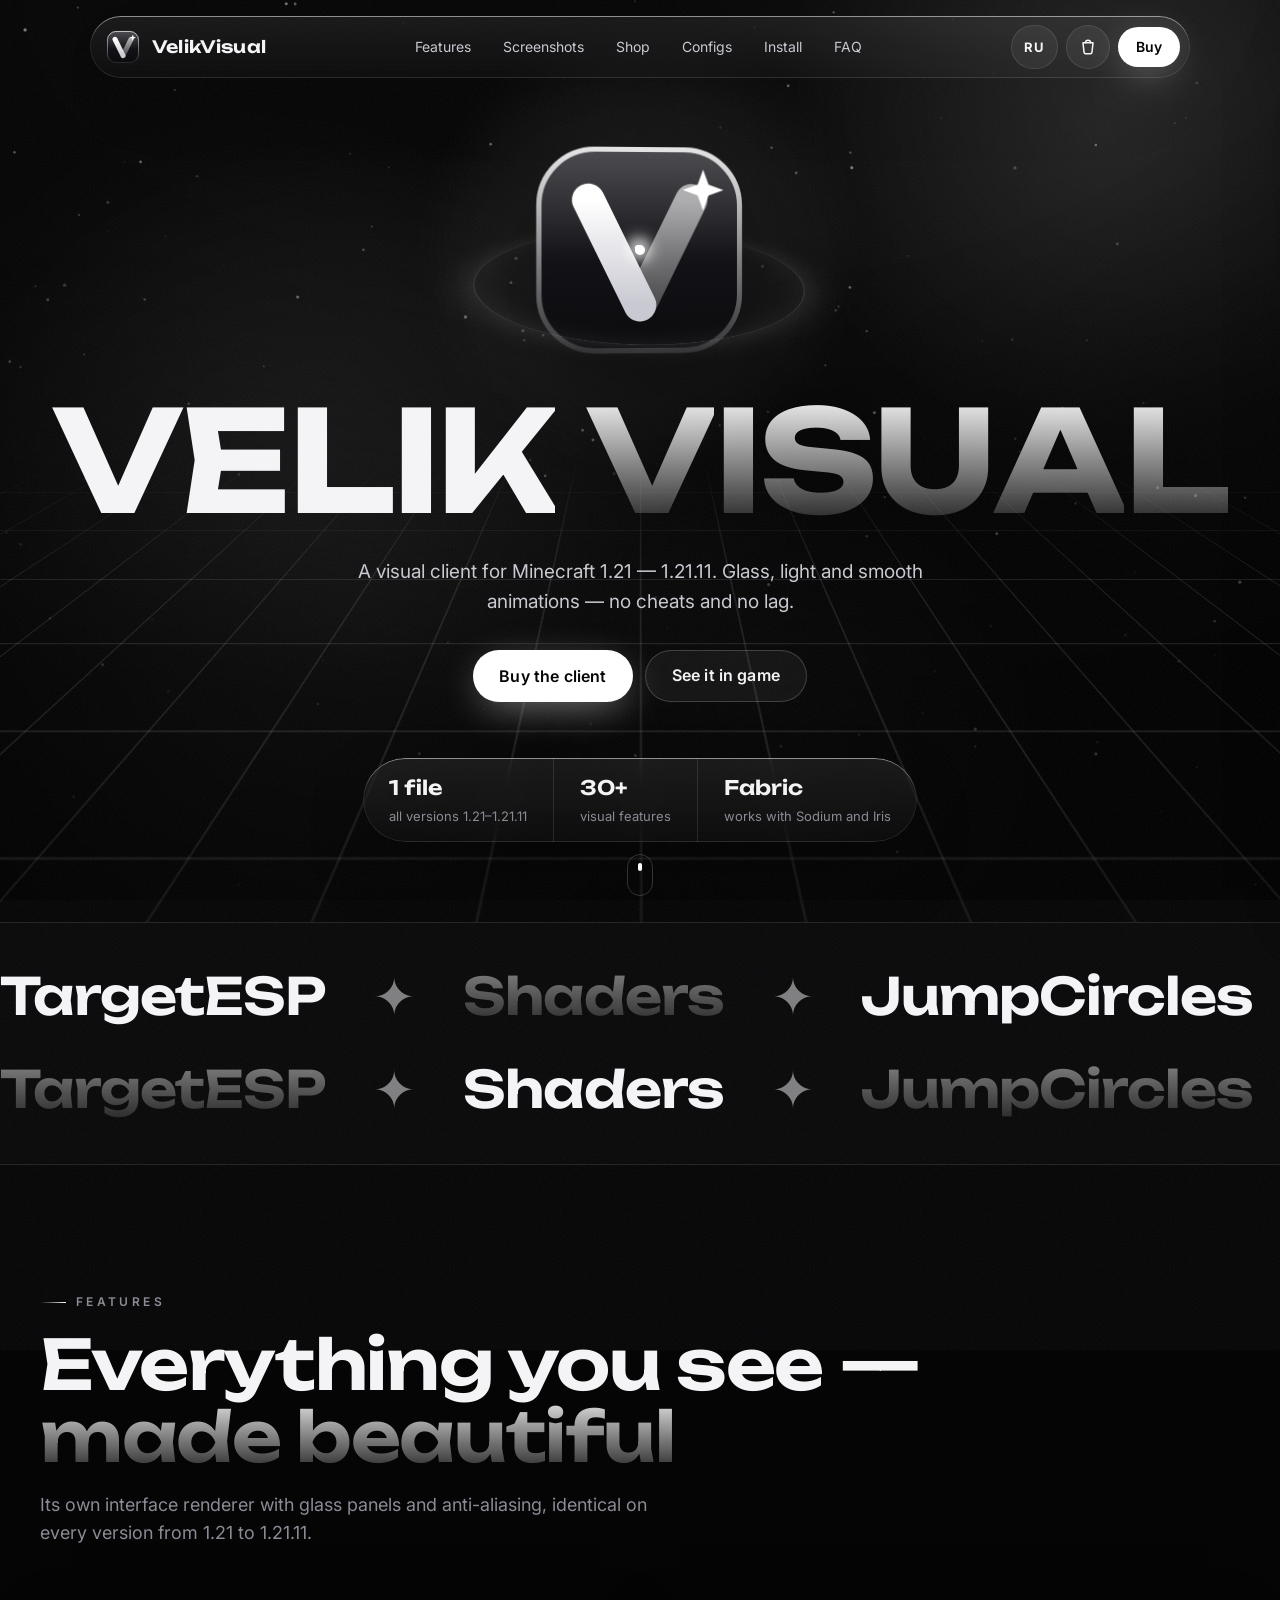
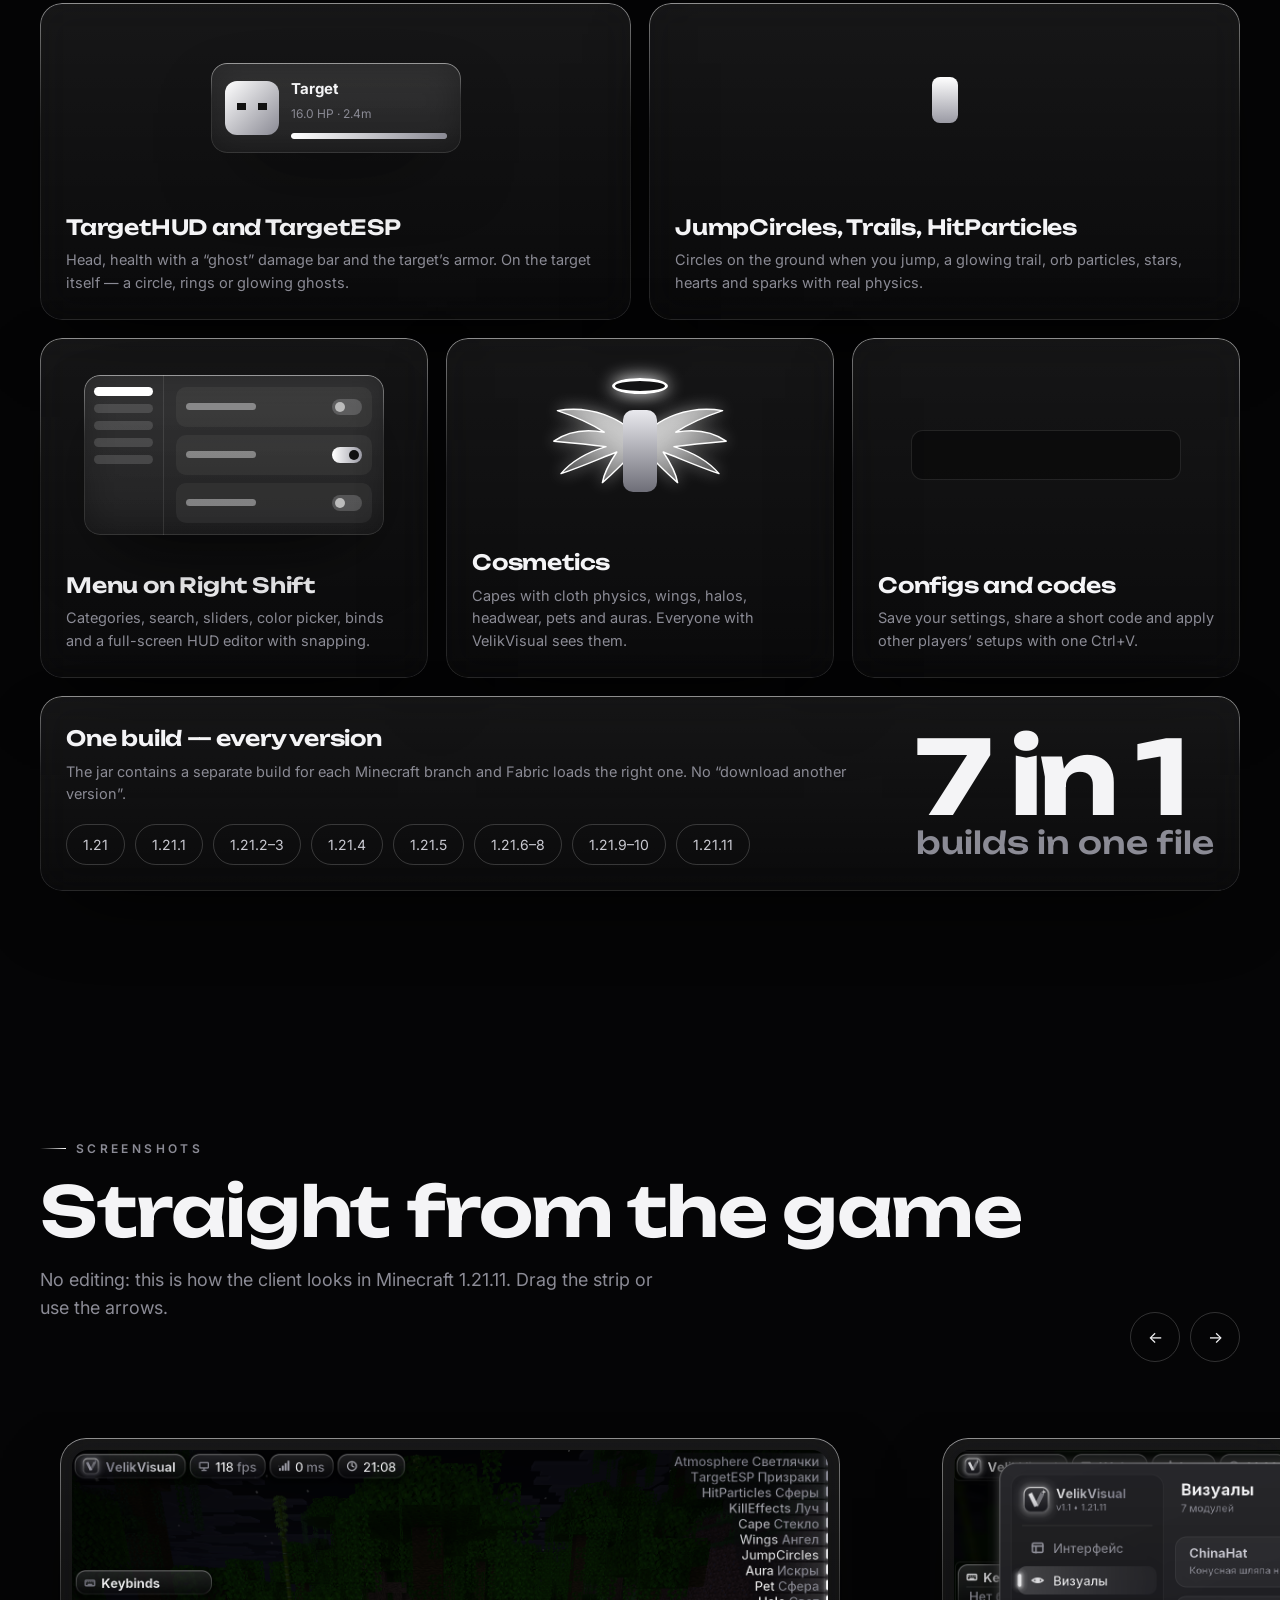
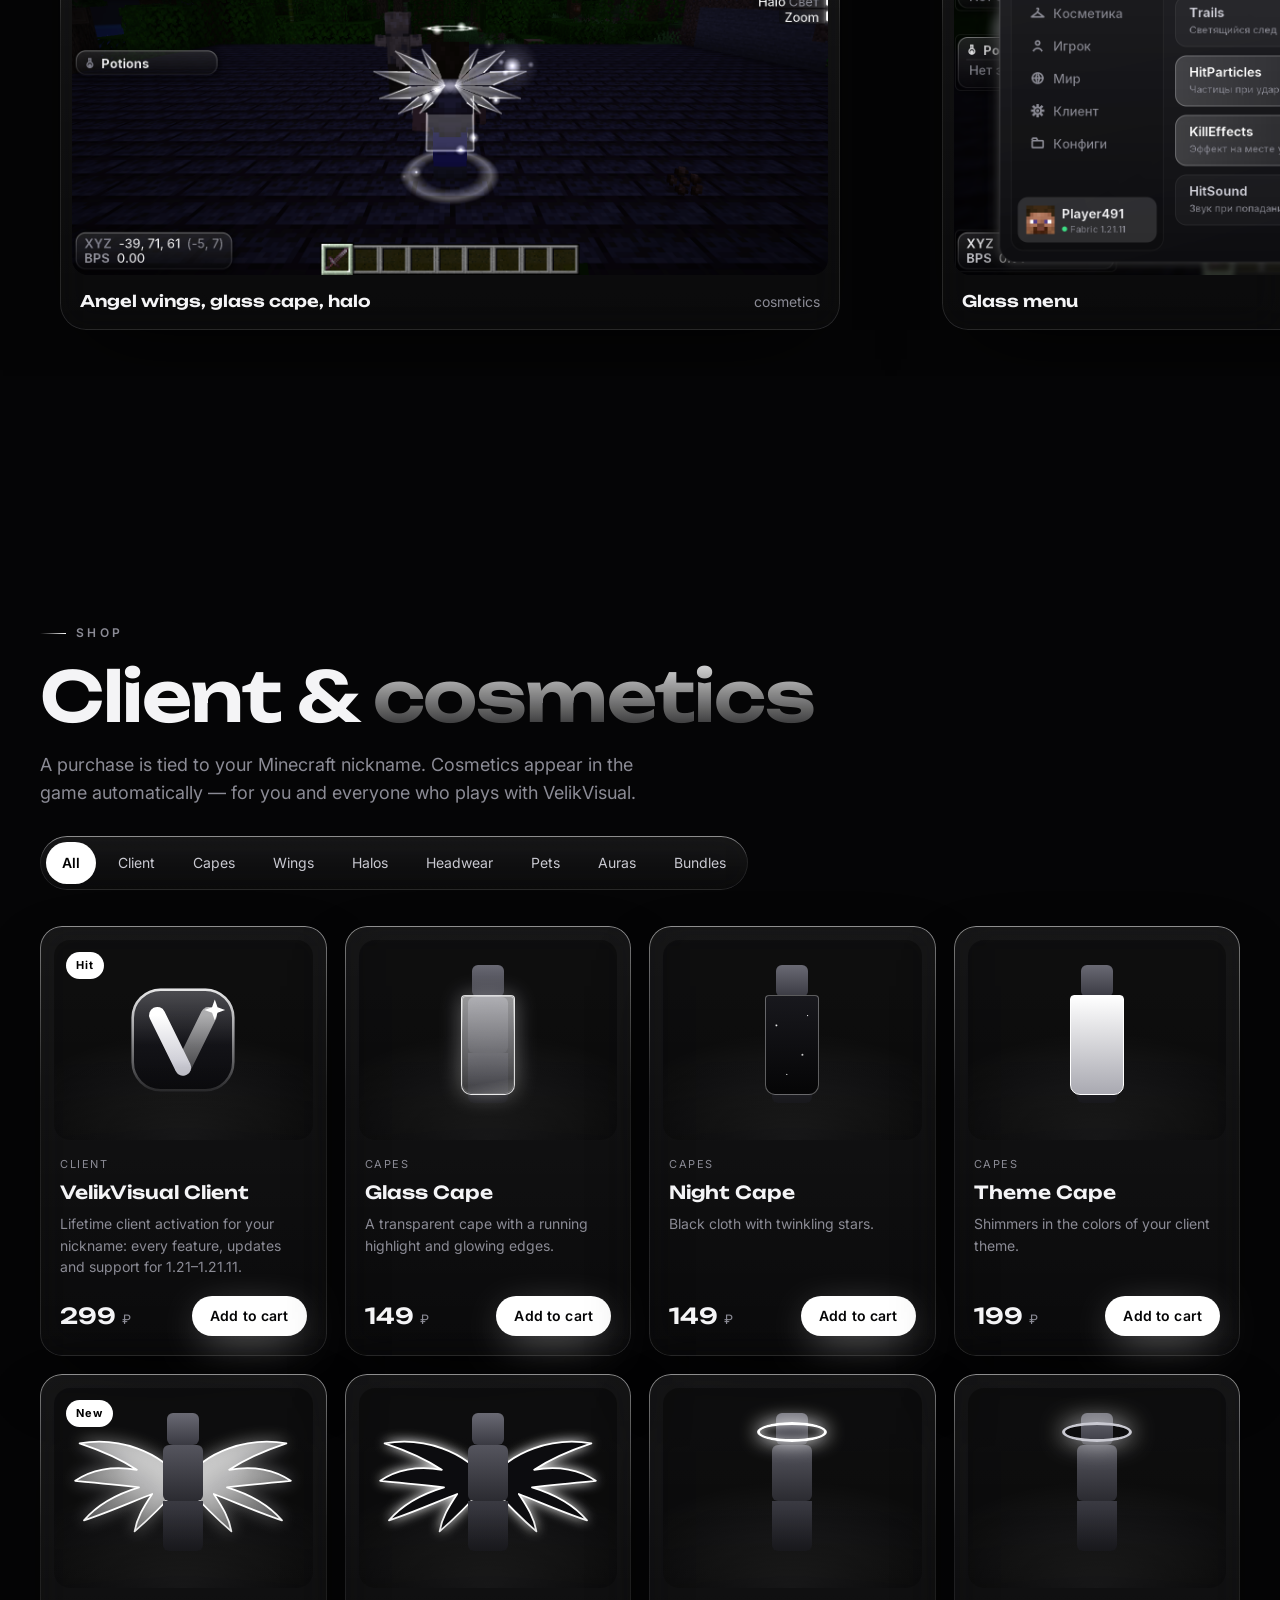
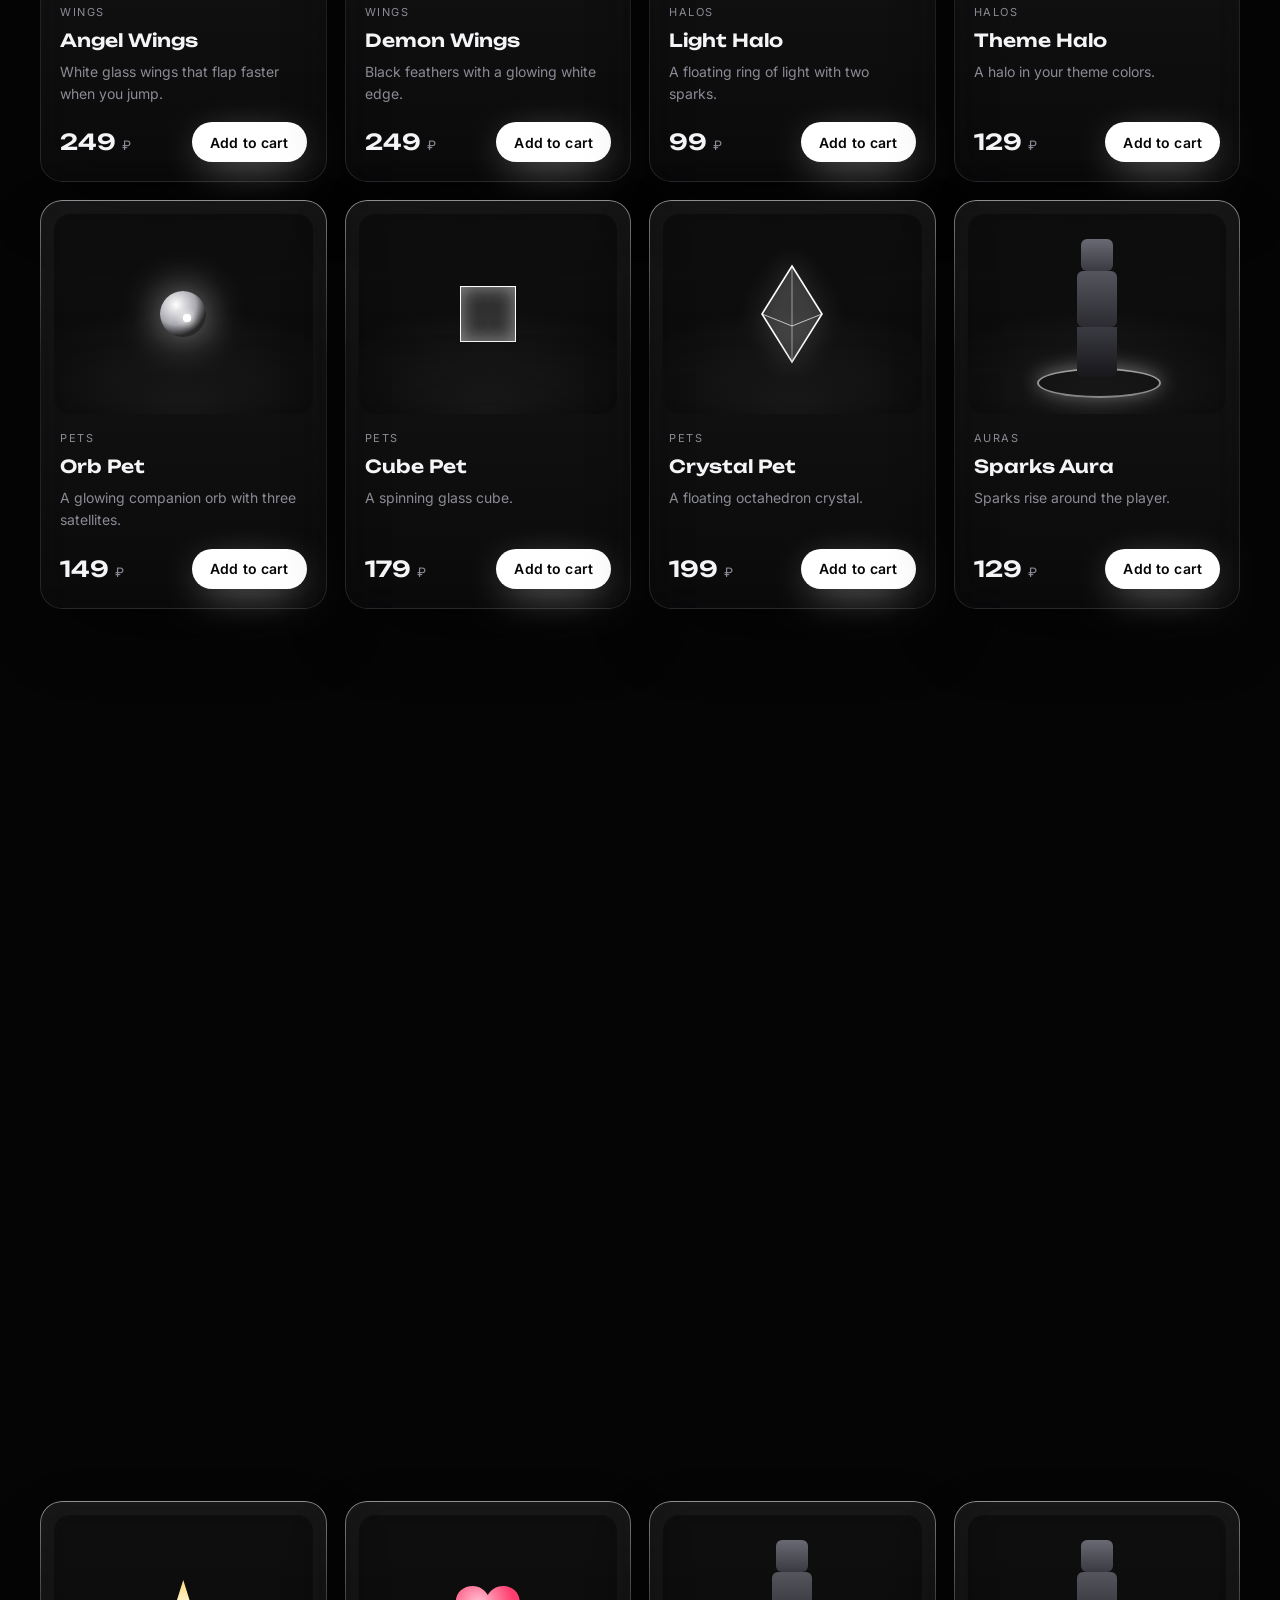
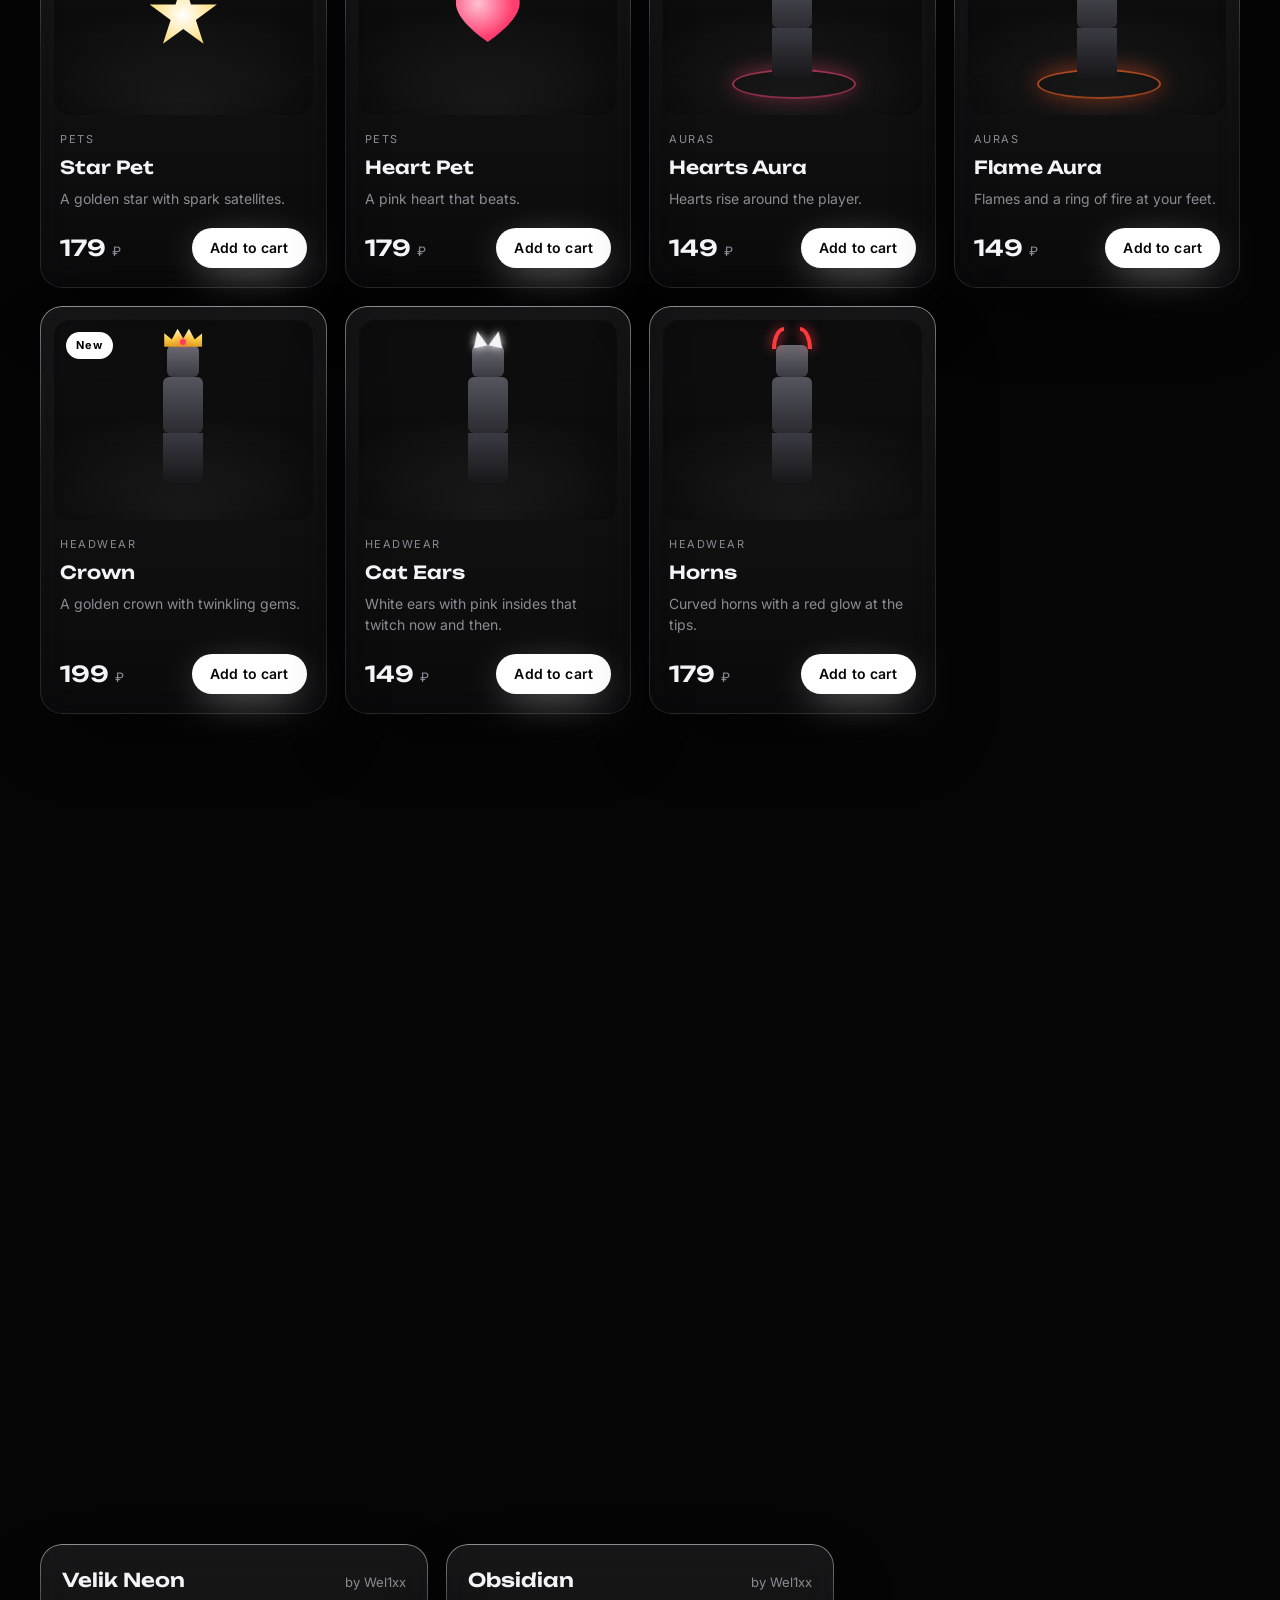
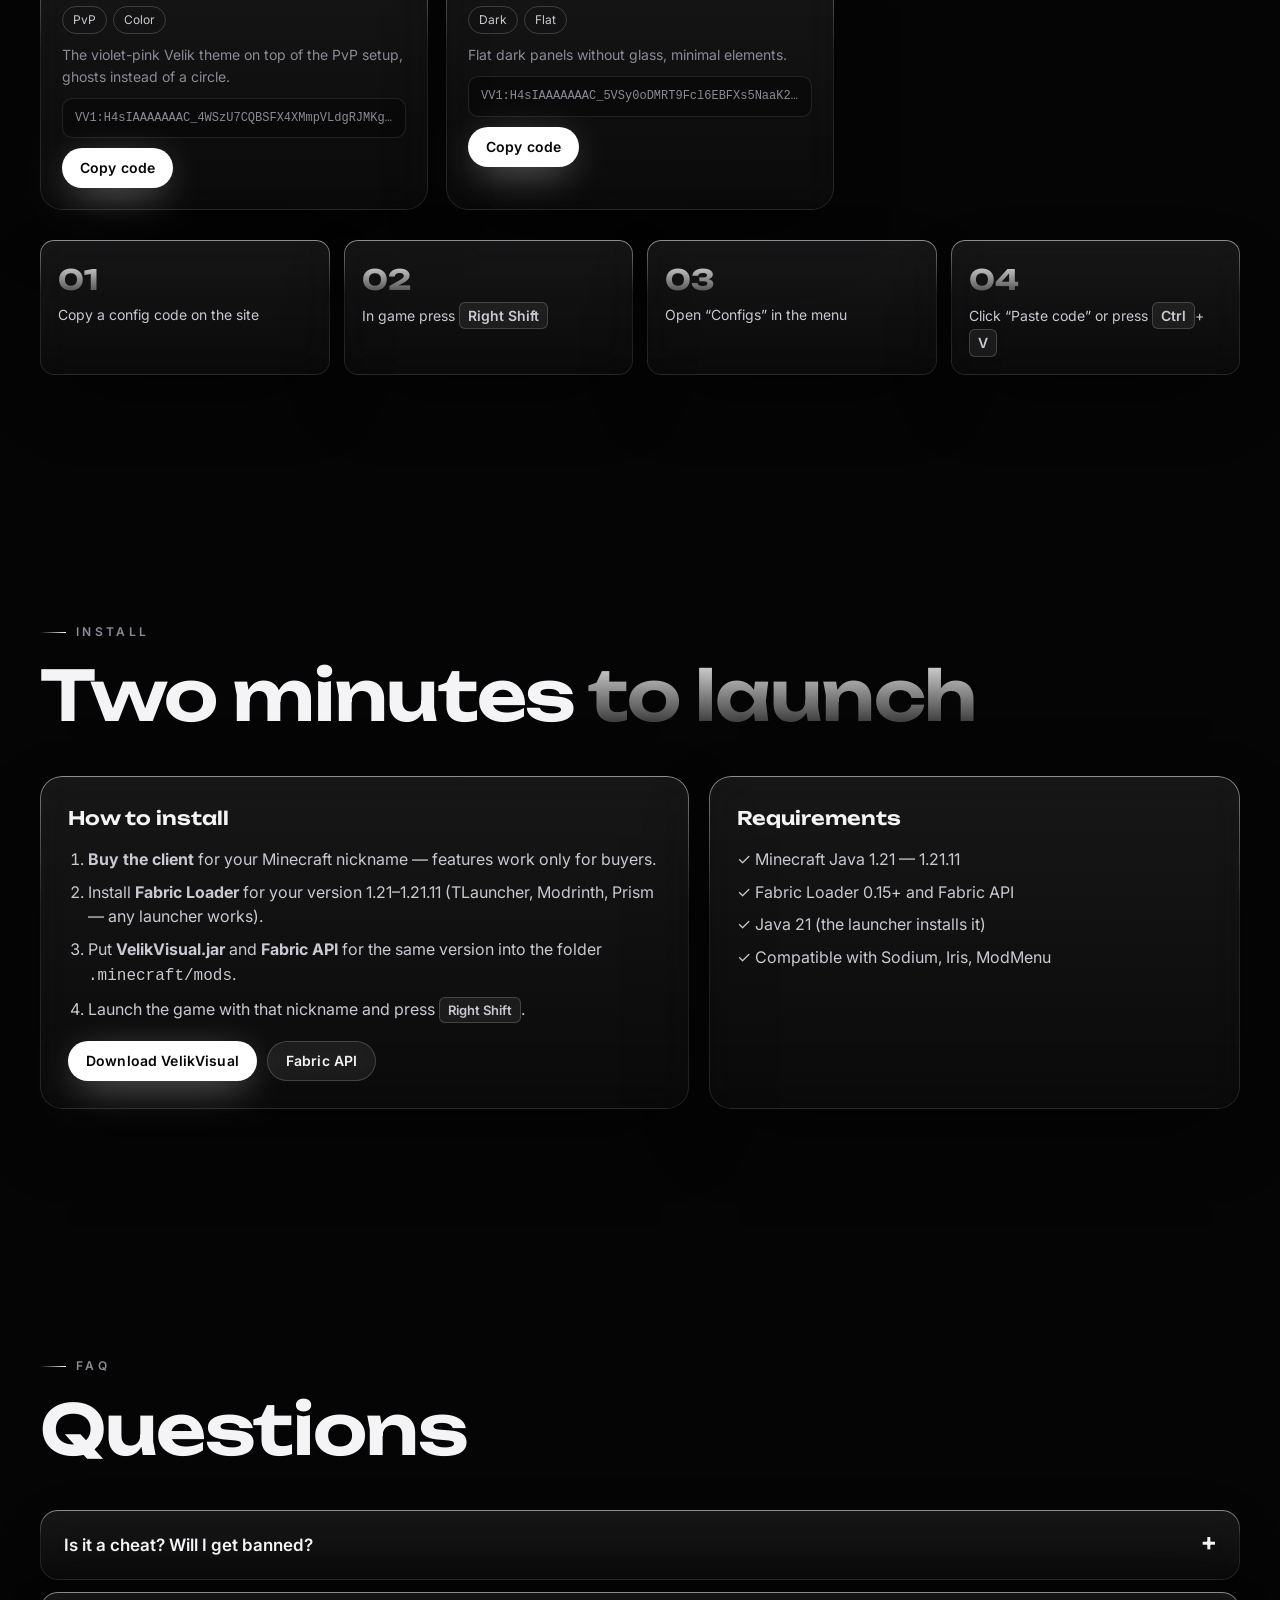
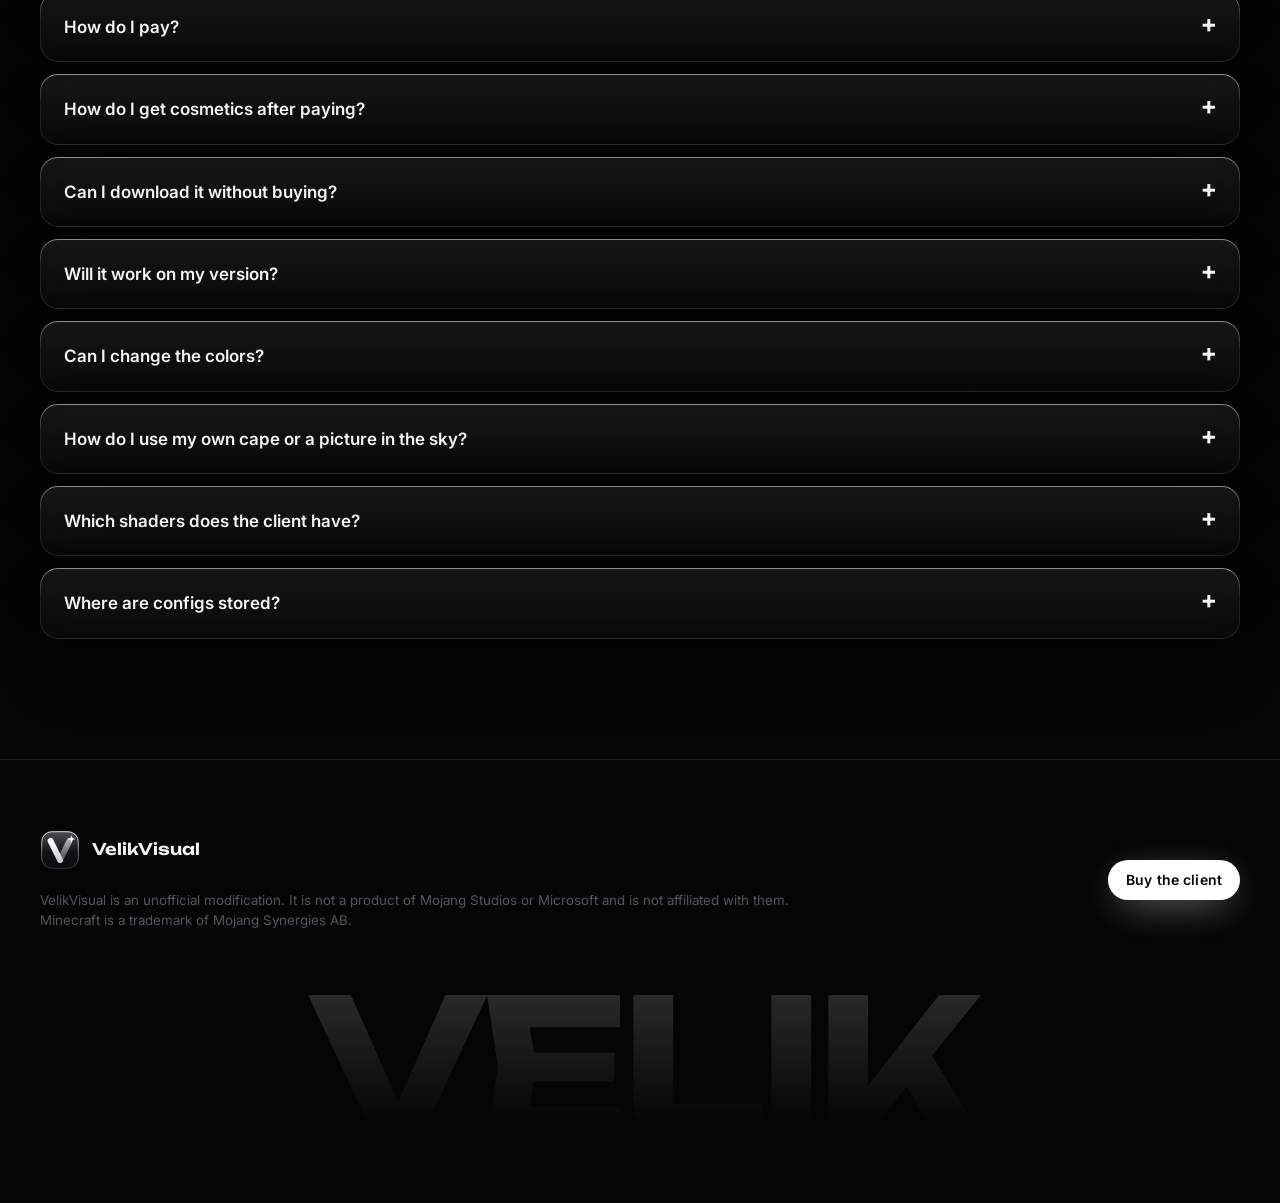
<file: index.html>
<!doctype html>
<html lang="ru">
<head>
<meta charset="utf-8">
<meta name="viewport" content="width=device-width, initial-scale=1, viewport-fit=cover">
<title>VelikVisual — визуальный клиент для Minecraft 1.21–1.21.11</title>
<meta name="description" content="VelikVisual — стеклянный визуальный клиент для Minecraft 1.21–1.21.11 на Fabric: TargetHUD, TargetESP, JumpCircles, ChinaHat, плащи, крылья, питомцы и обмен конфигами.">
<meta name="theme-color" content="#050506">
<link rel="canonical" href="https://velikvisual.online/">
<meta property="og:title" content="VelikVisual — визуальный клиент для Minecraft">
<meta property="og:description" content="Стекло, свет и плавность. Один файл для всех версий 1.21–1.21.11.">
<meta property="og:image" content="https://velikvisual.online/assets/img/shot-cosmetics.png">
<link rel="icon" href="assets/img/favicon.png">
<link rel="apple-touch-icon" href="assets/img/logo-256.png">
<link rel="preconnect" href="https://fonts.googleapis.com">
<link rel="preconnect" href="https://fonts.gstatic.com" crossorigin>
<link href="https://fonts.googleapis.com/css2?family=Inter:wght@400;500;600;700&family=Unbounded:wght@500;600;700&display=swap" rel="stylesheet">
<link rel="stylesheet" href="assets/css/style.css?v=10">
<script src="assets/js/i18n.js?v=10"></script>
</head>
<body>
<canvas id="bg" aria-hidden="true"></canvas>
<div class="vignette" aria-hidden="true"></div>
<div class="grain" aria-hidden="true"></div>

<!-- shared SVG symbols -->
<svg width="0" height="0" style="position:absolute" aria-hidden="true">
  <defs>
    <linearGradient id="wingFill" x1="1" y1="0" x2="0" y2="1">
      <stop offset="0" stop-color="#fff" stop-opacity=".85"/>
      <stop offset="1" stop-color="#fff" stop-opacity=".12"/>
    </linearGradient>
    <linearGradient id="bflyFill" x1="1" y1="0" x2="0" y2="1">
      <stop offset="0" stop-color="#39d2ff" stop-opacity=".85"/>
      <stop offset="1" stop-color="#b46bff" stop-opacity=".55"/>
    </linearGradient>
    <symbol id="bfly" viewBox="0 0 100 100">
      <path d="M98 50C90 30 70 6 40 8 18 10 12 30 30 44c-22-2-30 16-18 30 12 14 40 10 52-6 6 10 20 16 30 6 6-8 4-18 4-24z" fill="url(#bflyFill)" stroke="#fff" stroke-width="1.6" stroke-linejoin="round"/>
      <circle cx="36" cy="26" r="5" fill="#fff" fill-opacity=".8"/><circle cx="32" cy="66" r="4" fill="#fff" fill-opacity=".7"/>
    </symbol>
    <symbol id="wing" viewBox="0 0 100 100">
      <path d="M100 50C80 20 40 8 6 14c24 8 40 16 52 24C36 34 16 38 2 48c22 2 42 4 58 6-20 6-38 16-50 30 24-8 46-18 62-24-8 12-14 22-16 34 14-12 26-24 44-44z" style="fill: var(--wf, url(#wingFill)); stroke: var(--ws, #fff)" stroke-width="1.6" stroke-linejoin="round"/>
    </symbol>
  </defs>
</svg>

<nav class="nav glass" id="nav">
  <a class="brand" href="#top"><img src="assets/img/logo.svg" alt=""><span>VelikVisual</span></a>
  <div class="links">
    <a href="#features">Функции</a>
    <a href="#showcase">Скриншоты</a>
    <a href="#shop">Магазин</a>
    <a href="#configs">Конфиги</a>
    <a href="#install">Установка</a>
    <a href="#faq">FAQ</a>
  </div>
  <div class="right">
    <button class="lang-btn" id="langBtn" aria-label="Language">EN</button>
    <button class="burger" id="burger" aria-label="Меню" aria-expanded="false"><i></i><i></i></button>
    <button class="cart-btn" id="cartOpen" aria-label="Корзина">
      <svg viewBox="0 0 24 24" fill="none" stroke="currentColor" stroke-width="1.8" stroke-linecap="round" stroke-linejoin="round"><path d="M6 7h12l-1.2 11.2a2 2 0 0 1-2 1.8H9.2a2 2 0 0 1-2-1.8z"/><path d="M9 7a3 3 0 0 1 6 0"/></svg>
      <span class="cart-count" id="cartCount">0</span>
    </button>
    <a class="btn primary sm" href="#shop">Купить</a>
  </div>
</nav>

<main id="top">
  <!-- HERO -->
  <section class="hero">
    <div class="floor" aria-hidden="true"></div>
    <div class="wrap">
      <div class="prism-stage" aria-hidden="true">
        <div class="glow-blob"></div>
        <div class="prism" id="prism">
          <div class="halo"></div>
          <div class="layer" style="transform:translateZ(-22px);opacity:.18"><img src="assets/img/logo.svg" alt=""></div>
          <div class="layer" style="transform:translateZ(-11px);opacity:.4"><img src="assets/img/logo.svg" alt=""></div>
          <div class="layer"><img src="assets/img/logo.svg" alt=""></div>
          <div class="orbit"><i></i><i></i><i></i></div>
        </div>
      </div>
      <h1 class="title" id="title"><span class="w" data-split>VELIK</span><span class="w outline" data-split>VISUAL</span></h1>
      <p class="lead">Визуальный клиент для Minecraft 1.21 — 1.21.11. Стекло, свет и плавные анимации&nbsp;— без читов и без лагов.</p>
      <div class="cta">
        <a class="btn primary" href="#shop">Купить клиент</a>
        <a class="btn ghost" href="#showcase">Посмотреть в игре</a>
      </div>
      <div class="stats glass">
        <div><b>1 файл</b><span>все версии 1.21–1.21.11</span></div>
        <div><b>30+</b><span>визуальных функций</span></div>
        <div><b>Fabric</b><span>дружит с Sodium и Iris</span></div>
      </div>
    </div>
    <div class="scroll-hint" aria-hidden="true"></div>
  </section>

  <div class="marquee" aria-hidden="true">
    <div class="row" id="mq1"></div>
    <div class="row rev" id="mq2"></div>
  </div>

  <!-- FEATURES -->
  <section id="features">
    <div class="wrap">
      <span class="eyebrow reveal">Функции</span>
      <h2 class="h2 reveal">Всё, что видно —<br><span class="ghost">сделано красиво</span></h2>
      <p class="sub reveal">Собственный рендер интерфейса со стеклянными панелями и сглаживанием, одинаковый на всех версиях от 1.21 до 1.21.11.</p>

      <div class="bento">
        <article class="tile glass spot t-a reveal">
          <div class="demo">
            <div class="thud glass">
              <div class="head"></div>
              <div><b>Target</b><small>16.0 HP · 2.4m</small><div class="hp"><i class="ghost"></i><i class="fill"></i></div></div>
            </div>
          </div>
          <h3>TargetHUD и TargetESP</h3>
          <p>Голова, здоровье с «призрачной» полоской урона, броня цели. На самой цели — круг, кольца или светящиеся призраки.</p>
        </article>
        <article class="tile glass spot t-b reveal d1">
          <div class="demo"><div class="floorlet"><div class="plane"><div class="ring"></div><div class="ring"></div><div class="ring"></div></div><div class="dot"></div></div></div>
          <h3>JumpCircles, Trails, HitParticles</h3>
          <p>Круги на земле при прыжке, светящийся след, частицы-сферы, звёзды, сердца и искры с настоящей физикой.</p>
        </article>
        <article class="tile glass spot t-c reveal">
          <div class="demo">
            <div class="mini-gui glass">
              <aside><i></i><i></i><i></i><i></i><i></i></aside>
              <main id="miniGui"><div class="card"><span></span><i class="sw on"></i></div><div class="card"><span></span><i class="sw"></i></div><div class="card"><span></span><i class="sw on"></i></div></main>
            </div>
          </div>
          <h3>Меню на Right Shift</h3>
          <p>Категории, поиск, слайдеры, выбор цвета, бинды и редактор HUD: перетаскивание и размер колесом мыши.</p>
        </article>
        <article class="tile glass spot t-d reveal d1">
          <div class="demo">
            <div class="cos-demo">
              <div class="wing l"><svg><use href="#wing"/></svg></div>
              <div class="wing r"><svg style="transform:scaleX(-1)"><use href="#wing"/></svg></div>
              <div class="body"></div><div class="halo2"></div>
            </div>
          </div>
          <h3>Косметика</h3>
          <p>Плащи с физикой ткани, крылья, нимбы, питомцы и ауры. Их видят все игроки с VelikVisual.</p>
        </article>
        <article class="tile glass spot t-e reveal d2">
          <div class="demo"><div class="codechip"><span class="typed">VV1:H4sIAAAAAAAA_6tWKk7NS0nNS1</span></div></div>
          <h3>Конфиги и коды</h3>
          <p>Сохраняйте настройки, делитесь коротким кодом и применяйте чужие сборки одним Ctrl+V.</p>
        </article>
        <article class="tile glass spot t-f reveal">
          <div class="row2">
            <div>
              <h3 style="margin-top:0">Одна сборка — все версии</h3>
              <p>Внутри jar лежат отдельные сборки под каждую ветку Minecraft, Fabric сам загружает нужную. Никаких «скачайте другую версию».</p>
              <div class="versions"><span>1.21</span><span>1.21.1</span><span>1.21.2–3</span><span>1.21.4</span><span>1.21.5</span><span>1.21.6–8</span><span>1.21.9–10</span><span>1.21.11</span></div>
            </div>
            <div class="bignum">7 в 1<small>сборок в одном файле</small></div>
          </div>
        </article>
      </div>
    </div>
  </section>

  <!-- SHOWCASE -->
  <section id="showcase">
    <div class="wrap">
      <span class="eyebrow reveal">Скриншоты</span>
      <h2 class="h2 reveal">Прямо из игры</h2>
      <p class="sub reveal">Без монтажа: так выглядит клиент в Minecraft 1.21.11. Перетаскивайте ленту или жмите стрелки.</p>
      <div class="gallery-nav reveal"><button class="round" id="gPrev" aria-label="Назад">&larr;</button><button class="round" id="gNext" aria-label="Вперёд">&rarr;</button></div>
    </div>
    <div class="gallery" id="gallery">
      <figure class="shot glass"><img src="assets/img/shot-cosmetics.png" alt="Крылья, плащ и нимб" loading="lazy"><figcaption><b>Крылья «Ангел», стеклянный плащ, нимб</b><span>косметика</span></figcaption></figure>
      <figure class="shot glass"><img src="assets/img/shot-gui.png" alt="Меню клиента" loading="lazy"><figcaption><b>Стеклянное меню</b><span>Right Shift</span></figcaption></figure>
      <figure class="shot glass"><img src="assets/img/shot-combat.png" alt="TargetESP и TargetHUD" loading="lazy"><figcaption><b>TargetESP «Призраки» и TargetHUD</b><span>бой</span></figcaption></figure>
      <figure class="shot glass"><img src="assets/img/shot-gui-cosmetics.png" alt="Раздел косметики" loading="lazy"><figcaption><b>Раздел косметики</b><span>стили и показ другим</span></figcaption></figure>
      <figure class="shot glass"><img src="assets/img/shot-configs.png" alt="Конфиги" loading="lazy"><figcaption><b>Конфиги, пресеты, коды</b><span>обмен настройками</span></figcaption></figure>
      <figure class="shot glass"><img src="assets/img/shot-front.png" alt="Аура и питомец" loading="lazy"><figcaption><b>Аура, питомец и атмосфера</b><span>ночь</span></figcaption></figure>
    </div>
  </section>

  <!-- SHOP -->
  <section id="shop">
    <div class="wrap">
      <div class="shop-head">
        <div>
          <span class="eyebrow reveal">Магазин</span>
          <h2 class="h2 reveal">Клиент и <span class="ghost">косметика</span></h2>
          <p class="sub reveal">Покупка привязывается к нику в Minecraft. Косметика появляется в игре автоматически — у вас и у всех, кто играет с VelikVisual.</p>
        </div>
        <div class="tabs glass reveal" id="tabs"></div>
      </div>
      <div class="products" id="products"></div>
    </div>
  </section>

  <!-- CONFIGS -->
  <section id="configs">
    <div class="wrap">
      <span class="eyebrow reveal">Конфиги</span>
      <h2 class="h2 reveal">Готовые сборки <span class="ghost">сообщества</span></h2>
      <p class="sub reveal">Скопируйте код, откройте меню клиента → «Конфиги» → «Вставить код». Свой конфиг можно прислать нам — лучшие попадут сюда.</p>
      <div class="cfg-grid" id="cfgGrid"></div>
      <div class="steps">
        <div class="step glass reveal"><b>01</b><span>Скопируйте код конфига на сайте</span></div>
        <div class="step glass reveal d1"><b>02</b><span>В игре нажмите <span class="kbd">Right Shift</span></span></div>
        <div class="step glass reveal d2"><b>03</b><span>Откройте «Конфиги» в меню</span></div>
        <div class="step glass reveal d3"><b>04</b><span>Нажмите «Вставить код» или <span class="kbd">Ctrl</span>+<span class="kbd">V</span></span></div>
      </div>
    </div>
  </section>

  <!-- INSTALL -->
  <section id="install">
    <div class="wrap">
      <span class="eyebrow reveal">Установка</span>
      <h2 class="h2 reveal">Две минуты <span class="ghost">до запуска</span></h2>
      <div class="install">
        <div class="box glass reveal">
          <h3 style="font-family:var(--display);font-weight:600;margin:0">Как установить</h3>
          <ol>
            <li><a href="#shop"><b>Купите клиент</b></a> на свой ник Minecraft — функции включаются только у купивших.</li>
            <li>Установите <b>Fabric Loader</b> для своей версии 1.21–1.21.11 (TLauncher, Modrinth, Prism — подойдёт любой).</li>
            <li>Положите <b>VelikVisual.jar</b> и <b>Fabric API</b> под эту же версию в папку <code>.minecraft/mods</code>.</li>
            <li>Запустите игру под этим ником и нажмите <span class="kbd">Right Shift</span>.</li>
          </ol>
          <div class="row" style="display:flex;gap:10px;flex-wrap:wrap;margin-top:18px">
            <a class="btn primary sm" href="https://github.com/welixx387/velikvisual/releases/latest/download/VelikVisual.jar">Скачать VelikVisual</a>
            <a class="btn ghost sm" href="https://modrinth.com/mod/fabric-api/versions" target="_blank" rel="noopener">Fabric API</a>
          </div>
        </div>
        <div class="box glass reveal d1">
          <h3 style="font-family:var(--display);font-weight:600;margin:0">Требования</h3>
          <ol style="list-style:none;padding:0">
            <li>✓ Minecraft Java 1.21 — 1.21.11</li>
            <li>✓ Fabric Loader 0.15+ и Fabric API</li>
            <li>✓ Java 21 (лаунчер ставит сам)</li>
            <li>✓ Совместим с Sodium, Iris, ModMenu</li>
          </ol>
        </div>
      </div>
    </div>
  </section>

  <!-- FAQ -->
  <section id="faq">
    <div class="wrap">
      <span class="eyebrow reveal">FAQ</span>
      <h2 class="h2 reveal">Вопросы</h2>
      <div class="faq">
        <details class="glass reveal"><summary>Это чит? Меня забанят?</summary><p>Нет. VelikVisual меняет только картинку у вас на экране: ничего не отправляет на сервер, не показывает игроков сквозь стены и не помогает в бою. Правила конкретного сервера всё равно стоит проверить.</p></details>
        <details class="glass reveal"><summary>Как оплатить?</summary><p>Добавьте товары в корзину, укажите ник и нажмите «Оформить заказ» — сайт покажет, как оплатить. Платёж проверяется автоматически.</p></details>
        <details class="glass reveal"><summary>Как получить косметику после оплаты?</summary><p>После подтверждения платежа покупка привязывается к нику, который вы указали при оформлении, и косметика сама включится в игре. Её увидят все игроки с VelikVisual.</p></details>
        <details class="glass reveal"><summary>Можно скачать без покупки?</summary><p>Скачать файл может любой, но функции включаются только у ников, которые купили клиент. Без покупки VelikVisual ничего не меняет в игре и показывает подсказку, где его купить. После оплаты клиент активируется сам — переустанавливать ничего не нужно.</p></details>
        <details class="glass reveal"><summary>Подойдёт ли мне версия?</summary><p>Один файл работает на всех версиях от 1.21 до 1.21.11. Нужны Fabric Loader и Fabric API под вашу версию.</p></details>
        <details class="glass reveal"><summary>Можно ли поменять цвета?</summary><p>Да: в разделе «Клиент → Theme» есть 10 тем, включая свои цвета, стиль панелей (стекло или плоский), скругление, шрифт и прозрачность.</p></details>
        <details class="glass reveal"><summary>Как поставить свой плащ или картинку в небо?</summary><p>Положите картинку в папку <code>.minecraft/config/velikvisual/capes</code> (плащи) или <code>.minecraft/config/velikvisual/sky</code> (небо) и выберите стиль «Своя картинка». Обычные картинки и стандартные текстуры плащей 64×32 подходят. Свой плащ сразу видите вы; чтобы его видели все, напишите нам.</p></details>
        <details class="glass reveal"><summary>Какие шейдеры есть в клиенте?</summary><p>Модуль «Мир → Shaders»: пресеты «Яркий», «Кино», «Мечта», «Холод» и «Нуар» — цветокоррекция, мягкое свечение, виньетка и зернистость. Работают на всех версиях и вместе с Sodium.</p></details>
        <details class="glass reveal"><summary>Где хранятся конфиги?</summary><p>В папке <code>.minecraft/config/velikvisual/configs</code>. Любой конфиг превращается в короткий код VV1:… — им удобно делиться в чатах.</p></details>
      </div>
    </div>
  </section>
</main>

<footer>
  <div class="wrap">
    <div class="foot">
      <div>
        <div class="brand"><img src="assets/img/logo.svg" alt=""> VelikVisual</div>
        <small>VelikVisual — неофициальная модификация. Не является продуктом Mojang Studios или Microsoft и не связана с ними. Minecraft — товарный знак Mojang Synergies AB.</small>
      </div>
      <div class="cta" style="opacity:1;animation:none" id="socials"></div>
    </div>
    <div class="giant" aria-hidden="true">VELIK</div>
  </div>
</footer>

<!-- cart -->
<div class="overlay" id="overlay"></div>
<aside class="drawer glass" id="drawer" aria-label="Корзина">
  <header><h3>Корзина</h3><button class="close" id="cartClose" aria-label="Закрыть">&times;</button></header>
  <div class="items" id="items"></div>
  <div>
    <div class="field"><label for="nick">Ник в Minecraft</label><input id="nick" maxlength="16" placeholder="Например, Wel1xx" autocomplete="off"></div>
    <div class="field"><label for="contact">Telegram или e-mail для связи</label><input id="contact" maxlength="64" placeholder="@username" autocomplete="off"></div>
    <div class="total"><span>Итого</span><b id="total">0 ₽</b></div>
    <button class="btn primary" style="width:100%" id="checkout">Оформить заказ</button>
    <p class="note" id="payNote"></p>
  </div>
</aside>
<div class="modal glass" id="modal" role="dialog" aria-modal="true"></div>
<div class="lightbox" id="lightbox"><img alt=""></div>
<div class="toast" id="toast"></div>

<script src="assets/js/config.js?v=10"></script>
<script src="assets/js/products.js?v=10"></script>
<script src="assets/js/main.js?v=10"></script>
<script src="assets/js/shop.js?v=10"></script>
<script src="assets/js/configs.js?v=10"></script>
</body>
</html>
</file>
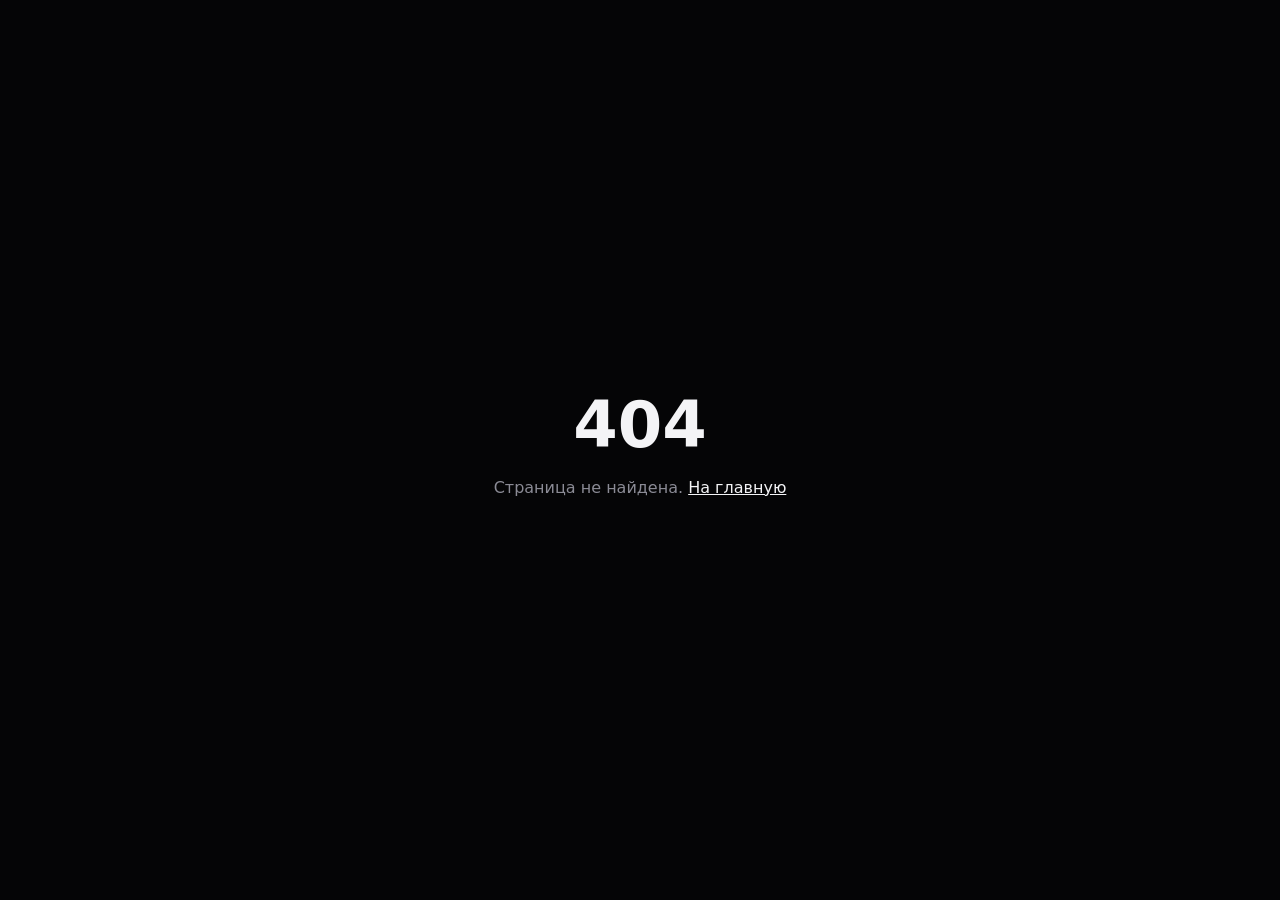
<file: admin.html>
<!doctype html>
<html lang="ru">
<head>
<meta charset="utf-8">
<meta name="viewport" content="width=device-width, initial-scale=1">
<meta name="robots" content="noindex, nofollow">
<title>404</title>
<style>
  body { margin: 0; min-height: 100vh; display: grid; place-items: center; background: #050506; color: #8b8b95; font: 16px system-ui, sans-serif; text-align: center; }
  h1 { color: #f4f4f6; font-size: 64px; margin: 0 0 8px; }
  pre { max-width: min(90vw, 640px); white-space: pre-wrap; word-break: break-all; background: #111115; color: #f4f4f6; padding: 14px; border-radius: 12px; }
  button { margin-top: 10px; padding: 10px 18px; border: 0; border-radius: 999px; background: #fff; color: #000; font-weight: 600; cursor: pointer; }
  a { color: #f4f4f6; }
</style>
</head>
<body>
<main id="main"><h1>404</h1><p>Страница не найдена. <a href="/">На главную</a></p></main>
<script>
// Only the ЮMoney connection uses this page (redirect URI of the VelikVisual app in ЮMoney):
// admin.html#connect=<client_id> starts it, ЮMoney returns here with ?code=..., which goes to
// tools/connect_yoomoney.py --listen on the owner's computer. Purchases are granted in GitHub
// (Actions → «Выдать покупку»), not here.
(() => {
  const qs = new URLSearchParams(location.search);
  const cm = /^#connect=([0-9A-Fa-f]+)$/.exec(location.hash);
  if (cm) {
    try { sessionStorage.setItem('vvLocalConnect', '1'); } catch (e) { /* private mode */ }
    location.replace(`https://yoomoney.ru/oauth/authorize?${new URLSearchParams({ client_id: cm[1], response_type: 'code', redirect_uri: `${location.origin}/admin.html`, scope: 'account-info operation-history' })}`);
    return;
  }
  if (!qs.has('code') && !qs.has('error')) return;
  let toLocal = false;
  try { toLocal = sessionStorage.getItem('vvLocalConnect') === '1'; sessionStorage.removeItem('vvLocalConnect'); } catch (e) { /* private mode */ }
  if (toLocal) {
    location.replace(`http://127.0.0.1:8765/cb?${qs}`);
    return;
  }
  const main = document.getElementById('main');
  if (qs.has('error')) {
    main.innerHTML = '<p></p>';
    main.firstChild.textContent = `ЮMoney вернул ошибку: ${qs.get('error_description') || qs.get('error')}`;
    return;
  }
  main.innerHTML = '<p>Код подтверждения ЮMoney для программы подключения:</p><pre></pre><button>Скопировать код</button>';
  main.querySelector('pre').textContent = qs.get('code');
  main.querySelector('button').onclick = () => navigator.clipboard.writeText(qs.get('code'));
})();
</script>
</body>
</html>
</file>
<file: assets/css/style.css>
/* VelikVisual — black / white / glass */
:root {
  --bg: #050506;
  --bg-2: #0b0b0e;
  --ink: #f4f4f6;
  --ink-2: #c9c9d1;
  --dim: #8b8b95;
  --mute: #55555e;
  --line: rgba(255, 255, 255, .10);
  --line-2: rgba(255, 255, 255, .18);
  --glass: rgba(255, 255, 255, .045);
  --glass-2: rgba(255, 255, 255, .075);
  --radius: 22px;
  --radius-s: 14px;
  --display: "Unbounded", "Inter", system-ui, sans-serif;
  --text: "Inter", system-ui, -apple-system, "Segoe UI", sans-serif;
  --ease: cubic-bezier(.2, .8, .2, 1);
  --max: 1200px;
}

* { box-sizing: border-box; }
html { scroll-behavior: smooth; -webkit-text-size-adjust: 100%; }
body {
  margin: 0;
  background: var(--bg);
  color: var(--ink);
  font-family: var(--text);
  font-size: 16px;
  line-height: 1.55;
  overflow-x: hidden;
  -webkit-font-smoothing: antialiased;
}
img { max-width: 100%; display: block; }
[hidden] { display: none !important; }
a { color: inherit; text-decoration: none; }
button { font: inherit; color: inherit; background: none; border: 0; cursor: pointer; }
::selection { background: #fff; color: #000; }

/* ---------- background layers ---------- */
#bg { position: fixed; inset: 0; width: 100%; height: 100%; z-index: -3; }
.grain {
  position: fixed; inset: -50%; z-index: -1; pointer-events: none; opacity: .07;
  background-image: url("data:image/svg+xml,%3Csvg xmlns='http://www.w3.org/2000/svg' width='180' height='180'%3E%3Cfilter id='n'%3E%3CfeTurbulence type='fractalNoise' baseFrequency='.9' numOctaves='2' stitchTiles='stitch'/%3E%3C/filter%3E%3Crect width='100%25' height='100%25' filter='url(%23n)' opacity='.9'/%3E%3C/svg%3E");
  animation: grain 1.2s steps(6) infinite;
}
@keyframes grain {
  0% { transform: translate(0, 0); } 20% { transform: translate(-3%, 2%); } 40% { transform: translate(2%, -3%); }
  60% { transform: translate(-2%, -1%); } 80% { transform: translate(3%, 3%); } 100% { transform: translate(0, 0); }
}
.vignette { position: fixed; inset: 0; z-index: -2; pointer-events: none;
  background: radial-gradient(120% 80% at 50% 0%, transparent 40%, rgba(0,0,0,.65) 100%); }

/* ---------- layout ---------- */
.wrap { width: min(var(--max), calc(100% - 40px)); margin: 0 auto; }
section { position: relative; padding: 120px 0; }
.eyebrow {
  display: inline-flex; align-items: center; gap: 10px; font-size: 12px; letter-spacing: .28em; text-transform: uppercase;
  color: var(--dim); font-weight: 600;
}
.eyebrow::before { content: ""; width: 26px; height: 1px; background: linear-gradient(90deg, transparent, #fff); }
.h2 {
  font-family: var(--display); font-weight: 600; letter-spacing: -.02em; line-height: 1.04;
  font-size: clamp(34px, 5.4vw, 72px); margin: 18px 0 18px;
}
.h2 .ghost { color: transparent; background: linear-gradient(180deg, rgba(255,255,255,.95) 0%, rgba(255,255,255,.55) 45%, rgba(255,255,255,.08) 100%); -webkit-background-clip: text; background-clip: text; }
.sub { color: var(--dim); max-width: 620px; font-size: 18px; margin: 0; }

/* ---------- glass primitives ---------- */
.glass {
  position: relative; border-radius: var(--radius);
  background: linear-gradient(180deg, rgba(255,255,255,.075), rgba(255,255,255,.025));
  backdrop-filter: blur(18px) saturate(120%); -webkit-backdrop-filter: blur(18px) saturate(120%);
  box-shadow: 0 30px 80px -30px rgba(0,0,0,.9), inset 0 1px 0 rgba(255,255,255,.12);
  isolation: isolate;
}
.glass::before {
  content: ""; position: absolute; inset: 0; border-radius: inherit; padding: 1px; pointer-events: none;
  background: linear-gradient(180deg, rgba(255,255,255,.45), rgba(255,255,255,.06) 40%, rgba(255,255,255,.12));
  -webkit-mask: linear-gradient(#000 0 0) content-box, linear-gradient(#000 0 0);
  -webkit-mask-composite: xor; mask-composite: exclude;
}
.spot::after {
  content: ""; position: absolute; inset: 0; border-radius: inherit; pointer-events: none; opacity: 0; transition: opacity .4s;
  background: radial-gradient(420px circle at var(--mx, 50%) var(--my, 50%), rgba(255,255,255,.10), transparent 45%);
}
.spot:hover::after { opacity: 1; }

/* ---------- buttons ---------- */
.btn {
  position: relative; display: inline-flex; align-items: center; justify-content: center; gap: 10px;
  height: 52px; padding: 0 26px; border-radius: 999px; font-weight: 600; letter-spacing: .01em;
  transition: transform .35s var(--ease), box-shadow .35s var(--ease), background .35s;
  overflow: hidden; white-space: nowrap;
}
.btn.primary { background: #fff; color: #050506; box-shadow: 0 10px 40px -10px rgba(255,255,255,.55); }
.btn.primary:hover { transform: translateY(-2px); box-shadow: 0 18px 60px -12px rgba(255,255,255,.7); }
.btn.ghost { background: rgba(255,255,255,.05); border: 1px solid var(--line-2); backdrop-filter: blur(12px); }
.btn.ghost:hover { background: rgba(255,255,255,.1); transform: translateY(-2px); }
.btn::after {
  content: ""; position: absolute; top: 0; left: -60%; width: 40%; height: 100%;
  background: linear-gradient(100deg, transparent, rgba(255,255,255,.55), transparent); transform: skewX(-20deg);
  transition: left .7s var(--ease);
}
.btn.primary::after { background: linear-gradient(100deg, transparent, rgba(0,0,0,.12), transparent); }
.btn:hover::after { left: 130%; }
.btn.sm { height: 40px; padding: 0 18px; font-size: 14px; }
.btn[disabled] { opacity: .45; pointer-events: none; }

/* ---------- nav ---------- */
.nav {
  position: fixed; top: 16px; left: 50%; transform: translateX(-50%); z-index: 50;
  width: min(1100px, calc(100% - 24px)); height: 62px; padding: 0 10px 0 16px;
  display: flex; align-items: center; justify-content: space-between; border-radius: 999px;
  transition: background .4s, transform .4s var(--ease);
}
.nav .brand { display: flex; align-items: center; gap: 12px; font-family: var(--display); font-weight: 600; font-size: 17px; letter-spacing: .01em; }
.nav .brand img { width: 34px; height: 34px; }
.nav .links { display: flex; gap: 4px; }
.nav .links a { padding: 9px 14px; border-radius: 999px; color: var(--ink-2); font-size: 14px; transition: background .3s, color .3s; }
.nav .links a:hover { background: rgba(255,255,255,.08); color: #fff; }
.nav .right { display: flex; align-items: center; gap: 8px; }
.cart-btn { position: relative; width: 44px; height: 44px; border-radius: 50%; display: grid; place-items: center; background: rgba(255,255,255,.06); border: 1px solid var(--line); transition: background .3s; }
.cart-btn:hover { background: rgba(255,255,255,.12); }
.lang-btn { height: 44px; min-width: 44px; padding: 0 12px; border-radius: 999px; background: rgba(255,255,255,.06); border: 1px solid var(--line); font-size: 13px; font-weight: 700; letter-spacing: .06em; transition: background .3s; }
.lang-btn:hover { background: rgba(255,255,255,.12); }
.cart-btn svg { width: 20px; height: 20px; }
.cart-count { position: absolute; top: -4px; right: -4px; min-width: 20px; height: 20px; padding: 0 6px; border-radius: 10px; background: #fff; color: #000; font-size: 11px; font-weight: 700; display: grid; place-items: center; transform: scale(0); transition: transform .4s var(--ease); }
.cart-count.on { transform: scale(1); }
.cart-count.bump { animation: bump .5s var(--ease); }
@keyframes bump { 50% { transform: scale(1.35); } }
.burger { display: none; width: 44px; height: 44px; border-radius: 50%; background: rgba(255,255,255,.06); border: 1px solid var(--line); place-items: center; align-content: center; gap: 5px; }
.burger i { display: block; width: 16px; height: 1.6px; border-radius: 2px; background: #fff; transition: transform .35s var(--ease); }
.nav.open .burger i:first-child { transform: translateY(3.3px) rotate(45deg); }
.nav.open .burger i:last-child { transform: translateY(-3.3px) rotate(-45deg); }

/* ---------- hero ---------- */
.hero { min-height: 100vh; min-height: 100svh; padding: 140px 0 80px; display: grid; place-items: center; text-align: center; overflow: hidden; }
.floor {
  position: absolute; left: -50%; right: -50%; bottom: -10%; height: 60%; z-index: -1; pointer-events: none;
  background-image:
    linear-gradient(rgba(255,255,255,.11) 1px, transparent 1px),
    linear-gradient(90deg, rgba(255,255,255,.11) 1px, transparent 1px);
  background-size: 64px 64px;
  transform: perspective(600px) rotateX(64deg);
  transform-origin: 50% 0;
  -webkit-mask: linear-gradient(to bottom, transparent, #000 35%, #000 60%, transparent);
  mask: linear-gradient(to bottom, transparent, #000 35%, #000 60%, transparent);
  animation: floor 6s linear infinite;
}
@keyframes floor { to { background-position: 0 64px, 0 0; } }

.prism-stage { position: relative; width: 220px; height: 220px; margin: 0 auto 36px; perspective: 900px; }
.prism { position: absolute; inset: 0; transform-style: preserve-3d; transition: transform .25s ease-out; }
.prism .layer { position: absolute; inset: 0; transform-style: preserve-3d; }
.prism .layer img, .prism .layer svg { width: 100%; height: 100%; filter: drop-shadow(0 30px 60px rgba(0,0,0,.6)); }
.prism .halo {
  position: absolute; left: 50%; top: 50%; width: 330px; height: 330px; margin: -165px 0 0 -165px; border-radius: 50%;
  border: 1px solid rgba(255,255,255,.18); transform: rotateX(72deg) translateZ(-30px);
  box-shadow: 0 0 40px rgba(255,255,255,.15), inset 0 0 40px rgba(255,255,255,.08);
}
.orbit { position: absolute; left: 50%; top: 50%; width: 0; height: 0; transform-style: preserve-3d; }
.orbit i {
  position: absolute; width: 10px; height: 10px; margin: -5px; border-radius: 50%; background: #fff;
  box-shadow: 0 0 16px 4px rgba(255,255,255,.7);
  animation: orbit 5.2s linear infinite;
}
.orbit i:nth-child(2) { animation-delay: -1.73s; width: 6px; height: 6px; }
.orbit i:nth-child(3) { animation-delay: -3.46s; width: 8px; height: 8px; }
@keyframes orbit {
  0% { transform: rotateY(0deg) translateX(170px) rotateY(0deg) translateY(-20px); }
  50% { transform: rotateY(180deg) translateX(170px) translateY(30px); }
  100% { transform: rotateY(360deg) translateX(170px) translateY(-20px); }
}
.glow-blob { position: absolute; left: 50%; top: 50%; width: 520px; height: 520px; margin: -260px; border-radius: 50%; z-index: -1;
  background: radial-gradient(circle, rgba(255,255,255,.16), transparent 60%); filter: blur(20px); animation: breathe 6s ease-in-out infinite; }
@keyframes breathe { 50% { transform: scale(1.12); opacity: .7; } }

.title {
  font-family: var(--display); font-weight: 700; margin: 0; line-height: .92; letter-spacing: -.03em;
  font-size: clamp(52px, 11vw, 168px); display: flex; flex-wrap: wrap; justify-content: center; gap: 0 .22em;
}
.title .w { display: inline-flex; overflow: hidden; }
.title .c { display: inline-block; transform: translateY(105%); animation: rise 1s var(--ease) forwards; }
.title .outline .c { color: transparent; background: linear-gradient(180deg, rgba(255,255,255,.95) 0%, rgba(255,255,255,.55) 45%, rgba(255,255,255,.08) 100%); -webkit-background-clip: text; background-clip: text; padding-bottom: .04em; }
@keyframes rise { to { transform: translateY(0); } }
.lead { margin: 26px auto 34px; max-width: 640px; color: var(--ink-2); font-size: clamp(16px, 1.6vw, 19px); opacity: 0; animation: fade 1s .7s var(--ease) forwards; }
.cta { display: flex; gap: 12px; justify-content: center; flex-wrap: wrap; opacity: 0; animation: fade 1s .9s var(--ease) forwards; }
@keyframes fade { from { opacity: 0; transform: translateY(14px); } to { opacity: 1; transform: none; } }
.stats { margin: 56px auto 0; display: inline-flex; border-radius: 999px; overflow: hidden; opacity: 0; animation: fade 1s 1.1s var(--ease) forwards; }
.stats div { padding: 14px 26px; text-align: left; }
.stats div + div { border-left: 1px solid var(--line); }
.stats b { display: block; font-family: var(--display); font-size: 20px; font-weight: 600; }
.stats span { color: var(--dim); font-size: 13px; }
.scroll-hint { position: absolute; bottom: 26px; left: 50%; width: 26px; height: 42px; margin-left: -13px; border: 1px solid var(--line-2); border-radius: 14px; }
.scroll-hint::after { content: ""; position: absolute; left: 50%; top: 8px; width: 4px; height: 8px; margin-left: -2px; border-radius: 2px; background: #fff; animation: wheel 1.8s infinite; }
@keyframes wheel { 0% { opacity: 0; transform: translateY(0); } 30% { opacity: 1; } 100% { opacity: 0; transform: translateY(14px); } }

/* ---------- marquee ---------- */
.marquee { padding: 34px 0; border-top: 1px solid var(--line); border-bottom: 1px solid var(--line); overflow: hidden; background: rgba(255,255,255,.015); }
.marquee .row { display: flex; width: max-content; gap: 48px; animation: slide 38s linear infinite; }
.marquee .row.rev { animation-direction: reverse; animation-duration: 46s; margin-top: 14px; }
.marquee span { font-family: var(--display); font-weight: 600; font-size: clamp(26px, 4vw, 52px); letter-spacing: -.02em; white-space: nowrap; }
.marquee .o { color: transparent; background: linear-gradient(180deg, rgba(255,255,255,.55), rgba(255,255,255,.06)); -webkit-background-clip: text; background-clip: text; }
.marquee .star { opacity: .5; }
@keyframes slide { to { transform: translateX(-50%); } }

/* ---------- reveal ---------- */
.reveal { opacity: 0; transform: translateY(40px); transition: opacity 1s var(--ease), transform 1s var(--ease); }
.reveal.in { opacity: 1; transform: none; }
.reveal.d1 { transition-delay: .08s; } .reveal.d2 { transition-delay: .16s; } .reveal.d3 { transition-delay: .24s; }

/* ---------- features bento ---------- */
.bento { margin-top: 56px; display: grid; grid-template-columns: repeat(6, 1fr); gap: 18px; }
.tile { padding: 26px; min-height: 290px; display: flex; flex-direction: column; overflow: hidden; }
.tile h3 { font-family: var(--display); font-weight: 600; font-size: 21px; margin: auto 0 6px; letter-spacing: -.01em; }
.tile p { margin: 0; color: var(--dim); font-size: 14.5px; }
.tile .demo { position: relative; flex: 1; min-height: 150px; margin: -6px -6px 18px; display: grid; place-items: center; }
.t-a { grid-column: span 3; } .t-b { grid-column: span 3; } .t-c { grid-column: span 2; } .t-d { grid-column: span 2; } .t-e { grid-column: span 2; } .t-f { grid-column: span 6; min-height: 0; }

/* TargetHUD demo */
.thud { width: 250px; padding: 14px; display: grid; grid-template-columns: 54px 1fr; gap: 12px; align-items: center; border-radius: 16px; }
.thud .head { width: 54px; height: 54px; border-radius: 12px; background: linear-gradient(135deg, #fff, #8a8a94); position: relative; overflow: hidden; animation: hurt 3s infinite; }
.thud .head::before, .thud .head::after { content: ""; position: absolute; top: 22px; width: 9px; height: 7px; background: #111; }
.thud .head::before { left: 12px; } .thud .head::after { right: 12px; }
@keyframes hurt { 0%, 30%, 100% { filter: none; transform: none; } 33% { filter: brightness(.6) sepia(1) hue-rotate(-50deg) saturate(5); transform: scale(.92); } 40% { filter: none; transform: none; } }
.thud b { display: block; font-size: 15px; }
.thud small { color: var(--dim); font-size: 12px; }
.hp { margin-top: 8px; height: 6px; border-radius: 3px; background: rgba(255,255,255,.12); position: relative; overflow: hidden; }
.hp i { position: absolute; inset: 0; border-radius: 3px; transform-origin: left; }
.hp .ghost { background: rgba(255,255,255,.35); animation: hpg 3s infinite; }
.hp .fill { background: linear-gradient(90deg, #fff, #8a8a94); animation: hpf 3s infinite; }
@keyframes hpf { 0%, 30% { transform: scaleX(1); } 34%, 70% { transform: scaleX(.62); } 74%, 100% { transform: scaleX(1); } }
@keyframes hpg { 0%, 38% { transform: scaleX(1); } 55%, 70% { transform: scaleX(.62); } 74%, 100% { transform: scaleX(1); } }

/* jump circles demo */
.floorlet { position: relative; width: 100%; height: 170px; perspective: 500px; }
.floorlet .plane { position: absolute; inset: 0; transform: rotateX(68deg); transform-style: preserve-3d; }
.floorlet .ring { position: absolute; left: 50%; top: 50%; width: 220px; height: 220px; margin: -110px; border-radius: 50%;
  border: 3px solid #fff; box-shadow: 0 0 22px rgba(255,255,255,.8), inset 0 0 22px rgba(255,255,255,.35);
  animation: jump 2.4s var(--ease) infinite; opacity: 0; }
.floorlet .ring:nth-child(2) { animation-delay: .8s; } .floorlet .ring:nth-child(3) { animation-delay: 1.6s; }
@keyframes jump { 0% { transform: scale(.1); opacity: 1; } 100% { transform: scale(1); opacity: 0; } }
.floorlet .dot { position: absolute; left: 50%; top: 32%; width: 26px; height: 46px; margin-left: -13px; border-radius: 8px; background: linear-gradient(#fff, #9a9aa4); animation: hop 0.8s ease-in-out infinite alternate; }
@keyframes hop { to { transform: translateY(-26px); } }

/* mini clickgui demo */
.mini-gui { width: 300px; height: 160px; border-radius: 16px; display: grid; grid-template-columns: 80px 1fr; overflow: hidden; }
.mini-gui aside { border-right: 1px solid var(--line); padding: 12px 10px; display: grid; gap: 8px; align-content: start; }
.mini-gui aside i { height: 9px; border-radius: 5px; background: rgba(255,255,255,.14); }
.mini-gui aside i:first-child { background: #fff; }
.mini-gui main { padding: 12px; display: grid; gap: 8px; }
.mini-gui .card { display: flex; align-items: center; justify-content: space-between; padding: 8px 10px; border-radius: 10px; background: rgba(255,255,255,.05); }
.mini-gui .card span { width: 70px; height: 7px; border-radius: 4px; background: rgba(255,255,255,.4); }
.sw { width: 30px; height: 16px; border-radius: 8px; background: rgba(255,255,255,.18); position: relative; }
.sw::after { content: ""; position: absolute; top: 3px; left: 3px; width: 10px; height: 10px; border-radius: 50%; background: #bbb; transition: transform .4s var(--ease), background .4s; }
.sw.on { background: linear-gradient(90deg, #fff, #9a9aa4); }
.sw.on::after { transform: translateX(14px); background: #111; }

/* cosmetics demo (wings + halo) */
.cos-demo { position: relative; width: 200px; height: 170px; }
.cos-demo .body { position: absolute; left: 50%; top: 52px; width: 34px; height: 82px; margin-left: -17px; border-radius: 10px; background: linear-gradient(#e9e9ee, #6e6e78); }
.cos-demo .halo2 { position: absolute; left: 50%; top: 20px; width: 56px; height: 16px; margin-left: -28px; border-radius: 50%; border: 3px solid #fff; box-shadow: 0 0 18px #fff; animation: bob 2.4s ease-in-out infinite; }
@keyframes bob { 50% { transform: translateY(-6px); } }
.wing { position: absolute; top: 40px; width: 90px; height: 90px; transform-origin: 100% 50%; }
.wing.l { left: 12px; animation: flapL 1.6s ease-in-out infinite; }
.wing.r { right: 12px; transform-origin: 0 50%; animation: flapR 1.6s ease-in-out infinite; }
.wing svg { width: 100%; height: 100%; filter: drop-shadow(0 0 8px rgba(255,255,255,.6)); }
@keyframes flapL { 50% { transform: rotateY(55deg) rotate(-6deg); } }
@keyframes flapR { 50% { transform: rotateY(-55deg) rotate(6deg); } }

/* config code demo */
.codechip { font-family: ui-monospace, "Cascadia Code", Consolas, monospace; font-size: 13px; padding: 14px 16px; border-radius: 12px; background: rgba(0,0,0,.35); border: 1px solid var(--line); color: var(--ink-2); width: 270px; overflow: hidden; white-space: nowrap; position: relative; }
.codechip::after { content: "Скопировано ✓"; position: absolute; inset: 0; display: grid; place-items: center; background: #fff; color: #000; font-family: var(--text); font-weight: 600; transform: translateY(100%); animation: copied 4s infinite; }
@keyframes copied { 0%, 55% { transform: translateY(100%); } 62%, 85% { transform: none; } 92%, 100% { transform: translateY(-100%); } }
.typed { display: inline-block; overflow: hidden; vertical-align: bottom; max-width: 0; animation: type 4s steps(28) infinite; }
@keyframes type { 0% { max-width: 0; } 45%, 100% { max-width: 100%; } }

/* versions strip */
.versions { display: flex; flex-wrap: wrap; gap: 10px; margin-top: 18px; }
.versions span { padding: 9px 16px; border-radius: 999px; border: 1px solid var(--line-2); font-size: 14px; color: var(--ink-2); animation: lit 7s infinite; }
@keyframes lit { 0%, 12% { background: #fff; color: #000; border-color: #fff; } 18%, 100% { background: transparent; color: var(--ink-2); } }
.t-f .row2 { display: grid; grid-template-columns: 1fr auto; gap: 30px; align-items: center; }
.bignum { font-family: var(--display); font-weight: 700; font-size: clamp(54px, 8vw, 110px); line-height: .9; letter-spacing: -.04em; }
.bignum small { font-size: .3em; color: var(--dim); letter-spacing: 0; font-weight: 500; display: block; margin-top: 6px; }

/* ---------- showcase gallery ---------- */
.gallery { margin-top: 50px; display: flex; gap: 22px; overflow-x: auto; scroll-snap-type: x mandatory; padding: 10px 20px 30px; cursor: grab; scrollbar-width: none; }
.gallery::-webkit-scrollbar { display: none; }
.gallery.drag { cursor: grabbing; scroll-snap-type: none; }
.shot { flex: 0 0 min(780px, 86vw); scroll-snap-align: center; padding: 12px; border-radius: 26px; transition: transform .6s var(--ease); }
.shot img { border-radius: 16px; aspect-ratio: 16 / 9; object-fit: cover; width: 100%; user-select: none; -webkit-user-drag: none; }
.shot figcaption { display: flex; justify-content: space-between; align-items: baseline; gap: 16px; padding: 14px 8px 4px; }
.shot figcaption b { font-family: var(--display); font-weight: 600; }
.shot figcaption span { color: var(--dim); font-size: 14px; }
.gallery-nav { display: flex; gap: 10px; justify-content: flex-end; margin-top: -10px; }
.round { width: 50px; height: 50px; border-radius: 50%; border: 1px solid var(--line-2); display: grid; place-items: center; transition: background .3s; }
.round:hover { background: rgba(255,255,255,.1); }

/* ---------- shop ---------- */
.shop-head { display: flex; justify-content: space-between; align-items: end; gap: 30px; flex-wrap: wrap; }
.tabs { display: flex; flex-wrap: wrap; gap: 6px; padding: 6px; border-radius: 999px; }
.tabs button { padding: 10px 16px; border-radius: 999px; color: var(--ink-2); font-size: 14px; transition: background .3s, color .3s; }
.tabs button.on { background: #fff; color: #000; font-weight: 600; }
.tabs button:not(.on):hover { background: rgba(255,255,255,.08); }
.products { margin-top: 36px; display: grid; grid-template-columns: repeat(auto-fill, minmax(min(260px, 100%), 1fr)); gap: 18px; }
.product { padding: 14px; display: flex; flex-direction: column; transition: transform .5s var(--ease); }
.product:hover { transform: translateY(-6px); }
.product.hide { display: none; }
.stage { position: relative; height: 200px; border-radius: 16px; overflow: hidden; display: grid; place-items: center;
  background: radial-gradient(120% 90% at 50% 100%, rgba(255,255,255,.10), transparent 60%), rgba(0,0,0,.35); }
.stage::after { content: ""; position: absolute; inset: auto 0 0; height: 40%; background: linear-gradient(transparent, rgba(0,0,0,.35)); pointer-events: none; }
.product .meta { padding: 16px 6px 6px; display: flex; flex-direction: column; gap: 6px; flex: 1; }
.product .tag { align-self: flex-start; font-size: 11px; letter-spacing: .14em; text-transform: uppercase; color: var(--dim); }
.product h4 { margin: 0; font-family: var(--display); font-weight: 600; font-size: 18px; }
.product p { margin: 0; color: var(--dim); font-size: 14px; flex: 1; }
.product .buy { display: flex; align-items: center; justify-content: space-between; margin-top: 12px; }
.price { font-family: var(--display); font-weight: 600; font-size: 22px; }
.price small { font-family: var(--text); color: var(--dim); font-size: 13px; font-weight: 400; }
.badge { position: absolute; top: 12px; left: 12px; z-index: 2; padding: 5px 10px; border-radius: 999px; font-size: 11px; font-weight: 700; letter-spacing: .08em; background: #fff; color: #000; }
.add.added { background: rgba(255,255,255,.18); color: #fff; box-shadow: none; }

/* product previews */
.pv-figure { position: relative; width: 70px; height: 130px; }
.pv-figure .torso { position: absolute; left: 15px; top: 22px; width: 40px; height: 56px; border-radius: 6px; background: linear-gradient(#55555e, #2b2b31); }
.pv-figure .headb { position: absolute; left: 19px; top: -10px; width: 32px; height: 32px; border-radius: 6px; background: linear-gradient(#6a6a74, #3a3a42); }
.pv-figure .legs { position: absolute; left: 15px; top: 78px; width: 40px; height: 50px; border-radius: 0 0 6px 6px; background: linear-gradient(#3a3a42, #1d1d22); }
.cape { position: absolute; left: 8px; top: 20px; width: 54px; height: 100px; transform-origin: 50% 0; animation: sway 3s ease-in-out infinite; border-radius: 4px 4px 10px 10px; z-index: 3; }
@keyframes sway { 50% { transform: perspective(200px) rotateX(24deg) skewX(3deg); } }
.cape.glass { background: linear-gradient(180deg, rgba(255,255,255,.55), rgba(255,255,255,.12)); border: 1px solid rgba(255,255,255,.8); box-shadow: 0 0 22px rgba(255,255,255,.35); }
.cape.glass::after { content: ""; position: absolute; inset: 0; border-radius: inherit; background: linear-gradient(170deg, transparent 30%, rgba(255,255,255,.7) 45%, transparent 60%); background-size: 100% 300%; animation: sheen 2.6s linear infinite; }
@keyframes sheen { from { background-position: 0 100%; } to { background-position: 0 -200%; } }
.cape.night { background: radial-gradient(1.5px 1.5px at 20% 30%, #fff, transparent), radial-gradient(1.5px 1.5px at 70% 60%, #fff, transparent), radial-gradient(1px 1px at 40% 80%, #fff, transparent), radial-gradient(1px 1px at 80% 20%, #fff, transparent), linear-gradient(#18181d, #050506); border: 1px solid rgba(255,255,255,.35); }
.cape.theme { background: linear-gradient(180deg, #fff, #7e7e8a, #fff); background-size: 100% 300%; animation: sway 3s ease-in-out infinite, flow 3s linear infinite; border: 1px solid #fff; }
@keyframes flow { to { background-position: 0 300%; } }
.stage.back .pv-figure .cape { z-index: 2; }
.pv-halo { position: absolute; left: 50%; top: 34px; width: 70px; height: 20px; margin-left: -35px; border-radius: 50%; border: 3px solid #fff; box-shadow: 0 0 20px #fff, inset 0 0 10px rgba(255,255,255,.6); animation: bob 2.4s ease-in-out infinite; z-index: 3; }
.pv-halo.theme { border-color: #c9c9d1; box-shadow: 0 0 26px rgba(255,255,255,.8); animation: bob 2.4s ease-in-out infinite, spinhue 3s linear infinite; }
@keyframes spinhue { 50% { border-color: #fff; } }
.pv-wings { position: absolute; left: 50%; top: 40px; width: 220px; height: 120px; margin-left: -110px; }
.pv-wings .wing { top: 0; width: 110px; height: 110px; }
.pv-wings .wing.l { left: 0; } .pv-wings .wing.r { right: 0; }
.pv-wings.demon { --wf: #0c0c0f; --ws: #fff; }
.pv-wings.demon .wing svg { filter: drop-shadow(0 0 6px rgba(255,255,255,.9)); }
.pv-orb { width: 46px; height: 46px; border-radius: 50%; background: radial-gradient(circle at 35% 30%, #fff, #a8a8b0 45%, rgba(255,255,255,.1) 70%); box-shadow: 0 0 40px rgba(255,255,255,.6); animation: float 3s ease-in-out infinite; position: relative; }
.pv-orb::before, .pv-orb::after { content: ""; position: absolute; width: 8px; height: 8px; border-radius: 50%; background: #fff; box-shadow: 0 0 10px #fff; top: 50%; left: 50%; animation: orbit2 2.4s linear infinite; }
.pv-orb::after { animation-delay: -1.2s; }
@keyframes orbit2 { from { transform: rotate(0) translateX(40px); } to { transform: rotate(360deg) translateX(40px); } }
@keyframes float { 50% { transform: translateY(-12px); } }
.pv-cube { width: 56px; height: 56px; position: relative; transform-style: preserve-3d; animation: spin3d 6s linear infinite; }
.pv-cube i { position: absolute; inset: 0; border: 1.5px solid rgba(255,255,255,.9); background: rgba(255,255,255,.08); box-shadow: inset 0 0 18px rgba(255,255,255,.25); }
.pv-cube i:nth-child(1) { transform: translateZ(28px); } .pv-cube i:nth-child(2) { transform: rotateY(180deg) translateZ(28px); }
.pv-cube i:nth-child(3) { transform: rotateY(90deg) translateZ(28px); } .pv-cube i:nth-child(4) { transform: rotateY(-90deg) translateZ(28px); }
.pv-cube i:nth-child(5) { transform: rotateX(90deg) translateZ(28px); } .pv-cube i:nth-child(6) { transform: rotateX(-90deg) translateZ(28px); }
@keyframes spin3d { from { transform: rotateX(-22deg) rotateY(0); } to { transform: rotateX(-22deg) rotateY(360deg); } }
.pv-crystal { width: 64px; height: 100px; animation: float 3s ease-in-out infinite; }
.pv-crystal svg { width: 100%; height: 100%; animation: spinY 5s linear infinite; filter: drop-shadow(0 0 14px rgba(255,255,255,.6)); }
@keyframes spinY { to { transform: rotateY(360deg); } }
.pv-aura { position: absolute; inset: 0; }
.pv-aura i { position: absolute; bottom: 20px; width: 6px; height: 6px; border-radius: 50%; background: #fff; box-shadow: 0 0 12px #fff; animation: rise2 2.6s linear infinite; opacity: 0; }
.pv-aura.snow i { animation-name: fall; top: 10px; bottom: auto; }
@keyframes rise2 { 0% { opacity: 0; transform: translateY(0); } 20% { opacity: 1; } 100% { opacity: 0; transform: translateY(-150px); } }
@keyframes fall { 0% { opacity: 0; transform: translateY(0); } 20% { opacity: 1; } 100% { opacity: 0; transform: translateY(170px); } }
.pv-aura::after { content: ""; position: absolute; left: 50%; bottom: 16px; width: 120px; height: 26px; margin-left: -60px; border-radius: 50%; border: 2px solid rgba(255,255,255,.7); box-shadow: 0 0 20px rgba(255,255,255,.5); }
.pv-client { width: 110px; height: 110px; animation: float 4s ease-in-out infinite; }
.cape.aurora { background: linear-gradient(180deg, #3dffa8, #3ad8ff, #a46bff, #3dffa8); background-size: 100% 300%; animation: sway 3s ease-in-out infinite, flow 4s linear infinite; border: 1px solid rgba(255,255,255,.8); box-shadow: 0 0 24px rgba(80,230,220,.5); opacity: .85; }
.cape.flame { background: linear-gradient(180deg, #ffd27a, #ff7a2a 45%, #d8202e); border: 1px solid #ffe08a; box-shadow: 0 0 26px rgba(255,110,40,.6); animation: sway 3s ease-in-out infinite, flicker 1.2s steps(6) infinite; }
@keyframes flicker { 50% { filter: brightness(1.18); } }
.pv-wings.neon { --wf: #07070d; --ws: #35e6ff; }
.pv-wings.neon .wing svg { filter: drop-shadow(0 0 6px #35e6ff) drop-shadow(0 0 12px #ff4fd8); }
.pv-wings.butterfly .wing svg { filter: drop-shadow(0 0 10px rgba(120,160,255,.7)); }
.pv-halo.stars { border: 2px dotted #ffe27a; box-shadow: 0 0 18px rgba(255,226,122,.8); }
.pv-halo.double { border: 7px double #fff; height: 24px; }
.pv-star { width: 70px; height: 70px; background: radial-gradient(circle, #fff, #ffe08a 60%); clip-path: polygon(50% 0, 61% 35%, 98% 35%, 68% 57%, 79% 91%, 50% 70%, 21% 91%, 32% 57%, 2% 35%, 39% 35%); animation: float 3s ease-in-out infinite, spinZ 8s linear infinite; filter: drop-shadow(0 0 18px #ffe08a); }
@keyframes spinZ { to { rotate: 360deg; } }
.pv-heart { width: 64px; height: 58px; background: radial-gradient(circle at 35% 30%, #ffc2d4, #ff3d6e 60%); clip-path: path("M32 56C10 40 0 28 0 16 0 6 8 0 17 0c7 0 12 4 15 9 3-5 8-9 15-9 9 0 17 6 17 16 0 12-10 24-32 40z"); animation: beat 1.2s ease-in-out infinite; filter: drop-shadow(0 0 16px #ff4f7a); }
@keyframes beat { 0%, 60%, 100% { transform: scale(1); } 15% { transform: scale(1.15); } 30% { transform: scale(1.05); } }
.pv-aura.hearts i { width: 10px; height: 9px; border-radius: 0; background: #ff4f7a; box-shadow: none; clip-path: path("M5 9C1 6 0 4 0 2.5 0 1 1 0 2.5 0 3.6 0 4.5.8 5 1.8 5.5.8 6.4 0 7.5 0 9 0 10 1 10 2.5 10 4 9 6 5 9z"); }
.pv-aura.hearts::after { border-color: rgba(255,79,122,.7); box-shadow: 0 0 20px rgba(255,79,122,.5); }
.pv-aura.flame i { background: #ffb347; box-shadow: 0 0 12px #ff5a2a, 0 0 4px #fff; animation-duration: 1.6s; }
.pv-aura.flame::after { border-color: rgba(255,106,42,.8); box-shadow: 0 0 22px rgba(255,90,42,.6); }
.pv-hat { position: absolute; left: 19px; top: -10px; width: 32px; height: 32px; z-index: 4; }
.pv-hat i { position: absolute; }
.pv-hat.crown i:first-child { left: -3px; top: -16px; width: 38px; height: 18px; background: linear-gradient(#fff4c8, #ffd24a 50%, #e09a1e); clip-path: polygon(0 100%, 0 25%, 20% 60%, 35% 0, 50% 55%, 65% 0, 80% 60%, 100% 25%, 100% 100%); filter: drop-shadow(0 0 8px rgba(255,210,74,.8)); }
.pv-hat.crown i:last-child { left: 13px; top: -6px; width: 6px; height: 6px; border-radius: 50%; background: #ff3b5c; box-shadow: 0 0 8px #ff3b5c; }
.pv-hat.ears i { top: -14px; width: 0; height: 0; border-left: 7px solid transparent; border-right: 7px solid transparent; border-bottom: 16px solid #f4f4f8; filter: drop-shadow(0 0 4px #fff); }
.pv-hat.ears i:first-child { left: 0; transform: rotate(-12deg); } .pv-hat.ears i:last-child { right: 0; transform: rotate(12deg); }
.pv-hat.horns i { top: -18px; width: 12px; height: 22px; border: 4px solid #ff3a3a; border-left: 0; border-bottom: 0; border-radius: 0 100% 0 0; filter: drop-shadow(0 0 6px #ff3a4a); }
.pv-hat.horns i:first-child { left: -4px; transform: scaleX(-1); } .pv-hat.horns i:last-child { right: -4px; }
.pv-bundle { display: flex; gap: 10px; align-items: center; }
.pv-bundle > * { transform: scale(.75); }

/* ---------- configs ---------- */
.cfg-grid { margin-top: 44px; display: grid; grid-template-columns: repeat(auto-fill, minmax(min(320px, 100%), 1fr)); gap: 18px; }
/* grid items must be allowed to shrink, or one long line (a config code) widens the whole page */
.bento > *, .products > *, .cfg-grid > *, .install > *, .steps > *, .faq > * { min-width: 0; }
.cfg { padding: 22px; display: flex; flex-direction: column; gap: 10px; }
.cfg .top { display: flex; justify-content: space-between; align-items: baseline; gap: 12px; }
.cfg h4 { margin: 0; font-family: var(--display); font-weight: 600; font-size: 19px; }
.cfg .by { color: var(--dim); font-size: 13px; }
.cfg p { margin: 0; color: var(--dim); font-size: 14px; }
.chips { display: flex; gap: 6px; flex-wrap: wrap; }
.chips span { font-size: 12px; padding: 4px 10px; border-radius: 999px; border: 1px solid var(--line-2); color: var(--ink-2); }
.cfg code { display: block; font-family: ui-monospace, Consolas, monospace; font-size: 12px; color: var(--dim); background: rgba(0,0,0,.35); border: 1px solid var(--line); border-radius: 10px; padding: 10px 12px; white-space: nowrap; overflow: hidden; text-overflow: ellipsis; }
.cfg .btn { align-self: flex-start; }
.steps { margin-top: 30px; display: grid; grid-template-columns: repeat(4, 1fr); gap: 14px; }
.step { padding: 18px; border-radius: var(--radius-s); }
.step b { font-family: var(--display); font-size: 28px; display: block; color: transparent; background: linear-gradient(180deg, rgba(255,255,255,.95) 0%, rgba(255,255,255,.55) 45%, rgba(255,255,255,.08) 100%); -webkit-background-clip: text; background-clip: text; }
.step span { color: var(--ink-2); font-size: 14px; }

/* ---------- install / faq ---------- */
.install { display: grid; grid-template-columns: 1.1fr .9fr; gap: 20px; margin-top: 44px; }
.install .box { padding: 28px; }
.install ol { margin: 14px 0 0; padding-left: 20px; color: var(--ink-2); }
.install ol li { margin: 8px 0; }
.kbd { display: inline-block; padding: 2px 8px; border-radius: 6px; border: 1px solid var(--line-2); background: rgba(255,255,255,.06); font-size: 13px; font-weight: 600; }
.faq { margin-top: 44px; display: grid; gap: 12px; }
.faq details { padding: 0 24px; border-radius: 18px; transition: background .3s; }
.faq summary { list-style: none; cursor: pointer; padding: 22px 0; font-weight: 600; font-size: 17px; display: flex; justify-content: space-between; gap: 20px; }
.faq summary::-webkit-details-marker { display: none; }
.faq summary::after { content: "+"; font-family: var(--display); font-size: 22px; transition: transform .4s var(--ease); line-height: 1; }
.faq details[open] summary::after { transform: rotate(45deg); }
.faq details p { margin: 0 0 22px; color: var(--dim); }

/* ---------- footer ---------- */
footer { padding: 70px 0 50px; border-top: 1px solid var(--line); }
.foot { display: flex; justify-content: space-between; gap: 30px; flex-wrap: wrap; align-items: center; }
.foot .brand { display: flex; gap: 12px; align-items: center; font-family: var(--display); font-weight: 600; }
.foot .brand img { width: 40px; }
.foot small { color: var(--mute); display: block; margin-top: 20px; max-width: 760px; }
.giant { font-family: var(--display); font-weight: 700; font-size: clamp(60px, 15vw, 220px); letter-spacing: -.05em; line-height: .9; margin: 50px 0 0; color: transparent; background: linear-gradient(180deg, rgba(255,255,255,.16), rgba(255,255,255,0) 85%); -webkit-background-clip: text; background-clip: text; user-select: none; text-align: center; }

/* ---------- drawer / modal ---------- */
.overlay { position: fixed; inset: 0; z-index: 80; background: rgba(0,0,0,.55); backdrop-filter: blur(6px); opacity: 0; pointer-events: none; transition: opacity .4s; }
.overlay.on { opacity: 1; pointer-events: auto; }
.drawer { position: fixed; top: 12px; right: 12px; bottom: 12px; z-index: 90; width: min(440px, calc(100% - 24px)); border-radius: 26px; padding: 24px; display: flex; flex-direction: column;
  transform: translateX(110%); transition: transform .6s var(--ease); background: linear-gradient(180deg, rgba(24,24,28,.92), rgba(10,10,12,.94)); }
.drawer.on { transform: none; }
.drawer header { display: flex; justify-content: space-between; align-items: center; }
.drawer h3 { margin: 0; font-family: var(--display); font-weight: 600; font-size: 22px; }
.close { width: 40px; height: 40px; border-radius: 50%; border: 1px solid var(--line); display: grid; place-items: center; font-size: 20px; }
.close:hover { background: rgba(255,255,255,.08); }
.items { flex: 1; overflow: auto; margin: 18px -6px; padding: 0 6px; display: grid; gap: 10px; align-content: start; }
.item { display: grid; grid-template-columns: 1fr auto auto; gap: 12px; align-items: center; padding: 14px 16px; border-radius: 14px; background: rgba(255,255,255,.05); border: 1px solid var(--line); animation: fade .4s var(--ease); }
.item b { font-size: 15px; } .item small { display: block; color: var(--dim); font-size: 12.5px; }
.item .rm { width: 30px; height: 30px; border-radius: 50%; color: var(--dim); }
.item .rm:hover { background: rgba(255,255,255,.1); color: #fff; }
.empty { color: var(--dim); text-align: center; padding: 40px 0; }
.field { display: grid; gap: 6px; margin-bottom: 12px; }
.field label { font-size: 13px; color: var(--dim); }
.field input { height: 48px; border-radius: 14px; border: 1px solid var(--line-2); background: rgba(0,0,0,.3); color: #fff; padding: 0 16px; font: inherit; outline: none; transition: border .3s, box-shadow .3s; }
.field input:focus { border-color: #fff; box-shadow: 0 0 0 4px rgba(255,255,255,.08); }
.total { display: flex; justify-content: space-between; align-items: baseline; margin: 6px 0 16px; }
.total b { font-family: var(--display); font-size: 26px; }
.note { color: var(--mute); font-size: 12.5px; margin: 10px 0 0; text-align: center; }
.modal { position: fixed; left: 50%; top: 50%; z-index: 95; width: min(560px, calc(100% - 24px)); max-height: calc(100% - 24px); overflow: auto; padding: 30px; border-radius: 28px;
  transform: translate(-50%, -46%) scale(.96); opacity: 0; pointer-events: none; transition: all .5s var(--ease); background: linear-gradient(180deg, rgba(26,26,30,.95), rgba(10,10,12,.96)); }
.modal.on { transform: translate(-50%, -50%); opacity: 1; pointer-events: auto; }
.modal h3 { margin: 0 0 8px; font-family: var(--display); font-weight: 600; font-size: 24px; }
.modal p { color: var(--ink-2); }
.modal pre { white-space: pre-wrap; font-family: ui-monospace, Consolas, monospace; font-size: 13px; background: rgba(0,0,0,.4); border: 1px solid var(--line); border-radius: 14px; padding: 14px; color: var(--ink-2); }
.modal .row { display: flex; gap: 10px; flex-wrap: wrap; margin-top: 16px; }
.modal .eyebrow { margin-bottom: 10px; }
.modal .note { text-align: left; }
.pay { display: grid; gap: 8px; margin-top: 16px; }
.pay-row { display: grid; grid-template-columns: 110px 1fr auto; gap: 12px; align-items: center; min-height: 52px; padding: 8px 8px 8px 16px; border-radius: 14px; background: rgba(255,255,255,.05); border: 1px solid var(--line); }
.pay-row span { color: var(--dim); font-size: 13px; }
.pay-row b { font-family: ui-monospace, Consolas, monospace; font-size: 15px; font-weight: 600; letter-spacing: .02em; overflow-wrap: anywhere; }
.pay-row .btn { justify-self: end; }
.wait { display: flex; gap: 14px; align-items: center; margin-top: 16px; padding: 14px 16px; border-radius: 14px; border: 1px solid var(--line-2); background: rgba(255,255,255,.04); color: var(--ink-2); font-size: 14.5px; }
.wait i { flex: none; width: 18px; height: 18px; border-radius: 50%; border: 2px solid rgba(255,255,255,.2); border-top-color: #fff; animation: spin 1s linear infinite; }
.wait.ok { border-color: rgba(255,255,255,.6); color: #fff; }
.wait.ok i { animation: none; border-color: #fff; background: #fff; box-shadow: 0 0 18px rgba(255,255,255,.6); }
.wait.bad i { animation: none; border-color: var(--dim); }
.wait a { text-decoration: underline; }
@keyframes spin { to { transform: rotate(360deg); } }
@media (max-width: 520px) {
  .pay-row { grid-template-columns: 1fr auto; }
  .pay-row span { grid-column: 1 / -1; margin-bottom: -6px; }
}
.lightbox { position: fixed; inset: 0; z-index: 99; display: grid; place-items: center; padding: 20px; background: rgba(0,0,0,.85); opacity: 0; pointer-events: none; transition: opacity .4s; }
.lightbox.on { opacity: 1; pointer-events: auto; }
.lightbox img { max-height: 90vh; border-radius: 18px; box-shadow: 0 40px 120px rgba(0,0,0,.8); }
.toast { position: fixed; left: 50%; bottom: 26px; z-index: 120; transform: translate(-50%, 220%); opacity: 0; padding: 14px 22px; border-radius: 999px; font-weight: 600; font-size: 14px; transition: transform .5s var(--ease), opacity .3s; background: #fff; color: #000; box-shadow: 0 20px 50px rgba(0,0,0,.5); }
.toast.on { transform: translate(-50%, 0); opacity: 1; }

/* ---------- responsive ---------- */
@media (max-width: 980px) {
  .burger { display: grid; }
  .nav .links { position: absolute; left: 0; right: 0; top: calc(100% + 8px); flex-direction: column; gap: 2px; padding: 8px; border-radius: 22px;
    background: linear-gradient(180deg, #18181c, #0c0c0e); border: 1px solid var(--line-2); box-shadow: 0 30px 80px -20px rgba(0,0,0,.9);
    opacity: 0; transform: translateY(-8px) scale(.98); transform-origin: top; pointer-events: none; transition: opacity .3s, transform .4s var(--ease); }
  .nav.open .links { opacity: 1; transform: none; pointer-events: auto; }
  .nav .links a { padding: 14px 16px; font-size: 16px; }
  .bento { grid-template-columns: 1fr 1fr; }
  .t-a, .t-b, .t-f { grid-column: span 2; } .t-c, .t-d, .t-e { grid-column: span 1; }
  .install { grid-template-columns: 1fr; }
  .steps { grid-template-columns: 1fr 1fr; }
  .t-f .row2 { grid-template-columns: 1fr; }
}
@media (max-width: 640px) {
  section { padding: 90px 0; }
  .bento { grid-template-columns: 1fr; }
  .t-a, .t-b, .t-c, .t-d, .t-e, .t-f { grid-column: span 1; }
  .stats { flex-direction: column; border-radius: 22px; }
  .stats div + div { border-left: 0; border-top: 1px solid var(--line); }
  .prism-stage { width: 170px; height: 170px; }
  .orbit i { animation-name: orbitS; }
  @keyframes orbitS { 0% { transform: rotateY(0) translateX(120px); } 100% { transform: rotateY(360deg) translateX(120px); } }
  .cfg-grid { grid-template-columns: 1fr; }
  .steps { grid-template-columns: 1fr; }
  .nav .brand span { display: none; }
}
/* phones: blur on every card over the animated background is too heavy — keep it for nav and panels only */
@media (hover: none), (max-width: 640px) {
  .grain { animation: none; }
  .glass:not(.nav):not(.drawer):not(.modal) { backdrop-filter: none; -webkit-backdrop-filter: none; background: linear-gradient(180deg, rgba(30,30,35,.8), rgba(14,14,17,.84)); }
  .spot::after { display: none; }
  .mini-gui { width: 100%; max-width: 300px; }
  .btn:hover { transform: none; }
}
@media (prefers-reduced-motion: reduce) {
  *, *::before, *::after { animation-duration: .001ms !important; animation-iteration-count: 1 !important; transition-duration: .001ms !important; }
  .title .c { transform: none; }
}
</file>
